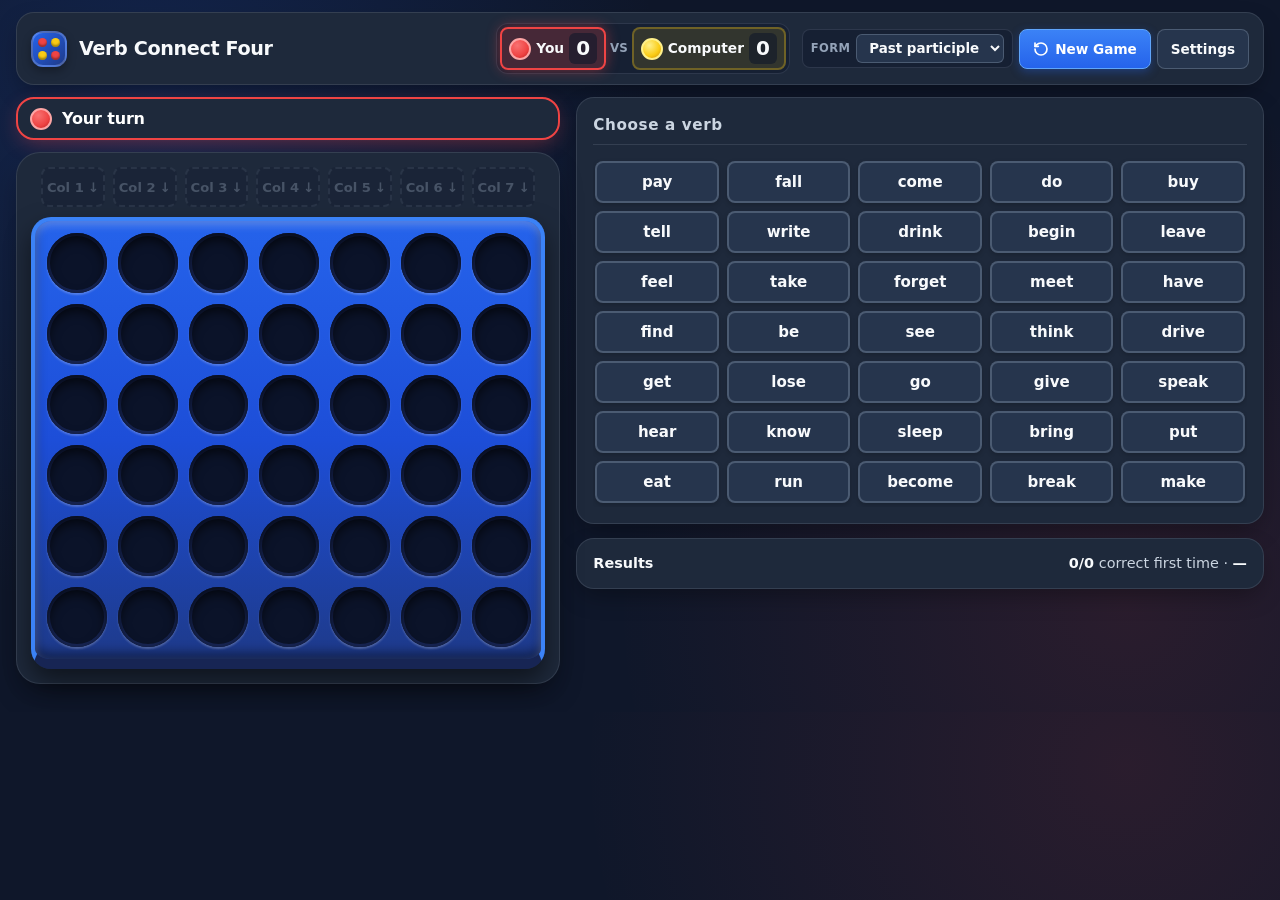
<file: app/games/Connect-4/index.html>
<!DOCTYPE html>

<html lang="en">
<head>
<meta charset="utf-8"/>
<meta content="width=device-width, initial-scale=1.0" name="viewport"/>
<title>Verb Connect Four</title>
<style id="app-stylesheet">
    /* ==========================================================================
       1. CSS DESIGN TOKENS & RESET (100% Offline, Zero External Dependencies)
       ========================================================================== */
    :root {
      --bg-app: #0f172a;
      --bg-surface: #1e293b;
      --bg-surface-elevated: #26354d;
      --bg-panel: #162033;
      --border-subtle: rgba(148, 163, 184, 0.18);
      --border-strong: rgba(148, 163, 184, 0.34);

      --text-main: #f8fafc;
      --text-secondary: #cbd5e1;
      --text-muted: #94a3b8;

      /* Classic Connect Four Board Palette */
      --board-blue-light: #2563eb;
      --board-blue-main: #1d4ed8;
      --board-blue-dark: #1e3a8a;
      --board-rim: #172554;
      --slot-empty-bg: #0b1329;
      --slot-inner-shadow: rgba(0, 0, 0, 0.72);

      /* Team Red Palette */
      --red-primary: #ef4444;
      --red-light: #f87171;
      --red-dark: #b91c1c;
      --red-deep: #7f1d1d;
      --red-glow: rgba(239, 68, 68, 0.45);
      --red-text: #ffffff;

      /* Team Yellow Palette */
      --yellow-primary: #facc15;
      --yellow-light: #fef08a;
      --yellow-dark: #ca8a04;
      --yellow-deep: #854d0e;
      --yellow-glow: rgba(250, 204, 21, 0.45);
      --yellow-text: #0f172a;

      /* Semantic Action Colors */
      --emerald-primary: #10b981;
      --emerald-dark: #059669;
      --amber-primary: #f59e0b;
      --amber-dark: #d97706;
      --indigo-primary: #6366f1;
      --indigo-dark: #4f46e5;

      /* Sizing & Radius */
      --radius-sm: 8px;
      --radius-md: 12px;
      --radius-lg: 18px;
      --radius-xl: 24px;
      --font-sans: system-ui, -apple-system, BlinkMacSystemFont, "Segoe UI", Roboto, Oxygen, Ubuntu, Cantarell, "Helvetica Neue", Arial, sans-serif;
    }

    *, *::before, *::after {
      box-sizing: border-box;
      margin: 0;
      padding: 0;
    }

    html, body {
      min-height: 100%;
      background-color: var(--bg-app);
      background-image:
        radial-gradient(circle at 12% 15%, rgba(37, 99, 235, 0.18), transparent 40%),
        radial-gradient(circle at 88% 85%, rgba(239, 68, 68, 0.12), transparent 40%);
      color: var(--text-main);
      font-family: var(--font-sans);
      line-height: 1.45;
      -webkit-font-smoothing: antialiased;
      user-select: none;
      overflow-x: hidden;
    }

    button, select, input, textarea {
      font-family: inherit;
      font-size: inherit;
      color: inherit;
    }

    /* ==========================================================================
       2. TOP HEADER, EDITION BADGE & CLASSROOM / INDEPENDENT TOOLBAR
       ========================================================================== */
    .app-wrapper {
      max-width: 1560px;
      margin: 0 auto;
      padding: 12px 16px 28px;
      display: flex;
      flex-direction: column;
      gap: 12px;
    }

    .top-header {
      background: var(--bg-surface);
      border: 1px solid var(--border-subtle);
      border-radius: var(--radius-lg);
      padding: 10px 16px;
      display: flex;
      flex-wrap: wrap;
      align-items: center;
      justify-content: space-between;
      gap: 12px;
      box-shadow: 0 10px 25px -5px rgba(0, 0, 0, 0.35);
    }

    .brand-group {
      display: flex;
      align-items: center;
      gap: 12px;
    }

    .brand-logo {
      width: 44px;
      height: 44px;
      border-radius: 12px;
      background: linear-gradient(135deg, var(--board-blue-light), var(--board-blue-dark));
      border: 2px solid rgba(255, 255, 255, 0.2);
      display: grid;
      grid-template-columns: repeat(2, 1fr);
      gap: 4px;
      padding: 7px;
      box-shadow: 0 4px 10px rgba(0, 0, 0, 0.3);
      flex-shrink: 0;
    }

    .logo-dot {
      border-radius: 50%;
      width: 100%;
      height: 100%;
    }
    .logo-dot.red { background: var(--red-primary); box-shadow: inset 0 -2px 2px rgba(0,0,0,0.35); }
    .logo-dot.yellow { background: var(--yellow-primary); box-shadow: inset 0 -2px 2px rgba(0,0,0,0.35); }

    .brand-title-wrap h1 {
      font-size: clamp(1.1rem, 1.75vw, 1.4rem);
      font-weight: 800;
      letter-spacing: -0.02em;
      display: flex;
      align-items: center;
      gap: 8px;
      flex-wrap: wrap;
    }

    .edition-pill {
      font-size: 0.72rem;
      font-weight: 800;
      text-transform: uppercase;
      letter-spacing: 0.05em;
      padding: 3px 9px;
      border-radius: 999px;
      background: rgba(16, 185, 129, 0.18);
      border: 1px solid rgba(16, 185, 129, 0.45);
      color: #6ee7b7;
    }

    .mode-pill {
      font-size: 0.72rem;
      font-weight: 700;
      text-transform: uppercase;
      letter-spacing: 0.05em;
      padding: 3px 9px;
      border-radius: 999px;
      background: rgba(99, 102, 241, 0.2);
      border: 1px solid rgba(99, 102, 241, 0.45);
      color: #c7d2fe;
    }

    .brand-subtitle {
      font-size: 0.79rem;
      color: var(--text-muted);
    }

    /* Scoreboard Strip in Header */
    .scoreboard-strip {
      display: flex;
      align-items: center;
      gap: 10px;
      background: var(--bg-panel);
      padding: 6px 10px;
      border-radius: var(--radius-md);
      border: 1px solid var(--border-subtle);
    }

    .score-card {
      display: flex;
      align-items: center;
      gap: 9px;
      padding: 6px 12px;
      border-radius: var(--radius-sm);
      border: 2px solid transparent;
      transition: all 0.25s ease;
    }

    .score-card.red-card {
      background: rgba(239, 68, 68, 0.12);
      border-color: rgba(239, 68, 68, 0.3);
    }
    .score-card.yellow-card {
      background: rgba(250, 204, 21, 0.12);
      border-color: rgba(250, 204, 21, 0.3);
    }

    .score-card.active-turn.red-card {
      border-color: var(--red-primary);
      box-shadow: 0 0 14px var(--red-glow);
      background: rgba(239, 68, 68, 0.22);
    }

    .score-card.active-turn.yellow-card {
      border-color: var(--yellow-primary);
      box-shadow: 0 0 14px var(--yellow-glow);
      background: rgba(250, 204, 21, 0.22);
    }

    .team-disc-icon {
      width: 22px;
      height: 22px;
      border-radius: 50%;
      flex-shrink: 0;
    }
    .team-disc-icon.red {
      background: radial-gradient(circle at 35% 30%, var(--red-light), var(--red-primary) 60%, var(--red-dark));
      border: 2px solid #fca5a5;
    }
    .team-disc-icon.yellow {
      background: radial-gradient(circle at 35% 30%, var(--yellow-light), var(--yellow-primary) 60%, var(--yellow-dark));
      border: 2px solid #fef08a;
    }

    .score-label {
      font-weight: 700;
      font-size: 0.86rem;
      white-space: nowrap;
    }

    .score-value {
      font-size: 1.25rem;
      font-weight: 900;
      min-width: 24px;
      text-align: center;
      padding: 1px 7px;
      border-radius: 6px;
      background: rgba(15, 23, 42, 0.6);
    }

    .score-vs {
      font-size: 0.74rem;
      font-weight: 800;
      color: var(--text-muted);
      text-transform: uppercase;
    }

    /* Header Controls Group */
    .toolbar-controls {
      display: flex;
      flex-wrap: wrap;
      align-items: center;
      gap: 8px;
    }

    .control-group {
      display: flex;
      align-items: center;
      background: var(--bg-panel);
      border: 1px solid var(--border-subtle);
      border-radius: var(--radius-sm);
      padding: 4px 8px;
      gap: 6px;
    }

    .control-group label {
      font-size: 0.72rem;
      font-weight: 700;
      color: var(--text-muted);
      text-transform: uppercase;
      letter-spacing: 0.03em;
      white-space: nowrap;
    }

    .select-input {
      background: var(--bg-surface-elevated);
      color: var(--text-main);
      border: 1px solid var(--border-strong);
      border-radius: 6px;
      padding: 5px 8px;
      font-size: 0.84rem;
      font-weight: 600;
      cursor: pointer;
    }

    .select-input:focus {
      outline: 2px solid var(--board-blue-light);
    }

    /* Second-row Mode & Independent Play Settings Bar */
    .mode-settings-bar {
      background: var(--bg-surface);
      border: 1px solid var(--border-subtle);
      border-radius: var(--radius-lg);
      padding: 9px 16px;
      display: flex;
      flex-wrap: wrap;
      align-items: center;
      justify-content: space-between;
      gap: 12px;
      box-shadow: 0 6px 18px -4px rgba(0, 0, 0, 0.28);
    }

    .play-mode-switcher {
      display: inline-flex;
      background: var(--bg-panel);
      padding: 4px;
      border-radius: var(--radius-md);
      border: 1px solid var(--border-subtle);
      gap: 4px;
    }

    .mode-tab-btn {
      padding: 7px 14px;
      border-radius: var(--radius-sm);
      border: none;
      background: transparent;
      color: var(--text-secondary);
      font-weight: 800;
      font-size: 0.86rem;
      cursor: pointer;
      display: inline-flex;
      align-items: center;
      gap: 7px;
      transition: all 0.16s ease;
    }

    .mode-tab-btn:hover {
      color: var(--text-main);
      background: rgba(255, 255, 255, 0.05);
    }

    .mode-tab-btn.active {
      background: linear-gradient(180deg, #3b82f6, #2563eb);
      color: #ffffff;
      box-shadow: 0 2px 8px rgba(37, 99, 235, 0.4);
    }

    .independent-options-group {
      display: flex;
      flex-wrap: wrap;
      align-items: center;
      gap: 10px;
    }

    .independent-options-group.hidden {
      display: none !important;
    }

    .btn {
      display: inline-flex;
      align-items: center;
      justify-content: center;
      gap: 6px;
      padding: 8px 13px;
      border-radius: var(--radius-sm);
      font-weight: 700;
      font-size: 0.85rem;
      border: 1px solid var(--border-strong);
      background: var(--bg-surface-elevated);
      color: var(--text-main);
      cursor: pointer;
      transition: transform 0.12s ease, background 0.15s ease, box-shadow 0.15s ease, opacity 0.15s ease;
      white-space: nowrap;
      min-height: 40px;
    }

    .btn:hover:not(:disabled) {
      background: #334155;
      transform: translateY(-1px);
    }

    .btn:active:not(:disabled) {
      transform: translateY(0);
    }

    .btn:disabled {
      opacity: 0.45;
      cursor: not-allowed;
    }

    .btn-primary {
      background: linear-gradient(180deg, #3b82f6, #2563eb);
      border-color: #60a5fa;
      color: #ffffff;
      box-shadow: 0 3px 10px rgba(37, 99, 235, 0.35);
    }
    .btn-primary:hover:not(:disabled) {
      background: linear-gradient(180deg, #60a5fa, #2563eb);
    }

    .btn-subtle {
      background: rgba(30, 41, 59, 0.85);
      color: var(--text-secondary);
    }

    .btn-xs {
      min-height: 32px;
      padding: 5px 10px;
      font-size: 0.78rem;
    }

    /* ==========================================================================
       3. MAIN WORKSPACE LAYOUT (RESPONSIVE SIDE-BY-SIDE / STACKED)
       ========================================================================== */
    .workspace-grid {
      display: grid;
      grid-template-columns: minmax(410px, 630px) 1fr;
      gap: 16px;
      align-items: start;
    }

    .workspace-grid.bank-collapsed {
      grid-template-columns: minmax(460px, 760px) 340px;
      justify-content: center;
    }

    /* Left Column: Turn Banner + Board */
    .board-column {
      display: flex;
      flex-direction: column;
      gap: 12px;
    }

    /* Turn Status & Step Progress Bar */
    .turn-banner {
      background: var(--bg-surface);
      border: 2px solid var(--border-subtle);
      border-radius: var(--radius-lg);
      padding: 12px 16px;
      display: flex;
      flex-direction: column;
      gap: 10px;
      box-shadow: 0 8px 20px -4px rgba(0, 0, 0, 0.35);
      transition: border-color 0.25s ease, box-shadow 0.25s ease;
    }

    .turn-banner.team-red {
      border-color: var(--red-primary);
      box-shadow: 0 6px 22px -6px var(--red-glow);
    }

    .turn-banner.team-yellow {
      border-color: var(--yellow-primary);
      box-shadow: 0 6px 22px -6px var(--yellow-glow);
    }

    .turn-banner-top {
      display: flex;
      align-items: center;
      justify-content: space-between;
      gap: 12px;
      flex-wrap: wrap;
    }

    .active-team-badge {
      display: inline-flex;
      align-items: center;
      gap: 10px;
      padding: 6px 14px;
      border-radius: 999px;
      font-weight: 800;
      font-size: 1.02rem;
      letter-spacing: -0.01em;
    }

    .active-team-badge.red {
      background: linear-gradient(135deg, var(--red-primary), var(--red-dark));
      color: #ffffff;
      box-shadow: 0 3px 10px var(--red-glow);
    }

    .active-team-badge.yellow {
      background: linear-gradient(135deg, var(--yellow-primary), var(--yellow-dark));
      color: var(--yellow-text);
      box-shadow: 0 3px 10px var(--yellow-glow);
    }

    .turn-instruction-text {
      font-size: 0.93rem;
      font-weight: 700;
      color: var(--text-main);
    }

    /* 4-Step Visual Progress Pills */
    .step-progress {
      display: grid;
      grid-template-columns: repeat(4, 1fr);
      gap: 6px;
    }

    .step-pill {
      padding: 5px 8px;
      border-radius: 8px;
      background: var(--bg-panel);
      border: 1px solid var(--border-subtle);
      font-size: 0.74rem;
      font-weight: 700;
      color: var(--text-muted);
      text-align: center;
      white-space: nowrap;
      overflow: hidden;
      text-overflow: ellipsis;
      transition: all 0.2s ease;
    }

    .step-pill.active {
      background: rgba(59, 130, 246, 0.22);
      border-color: #60a5fa;
      color: #ffffff;
      box-shadow: 0 0 10px rgba(59, 130, 246, 0.25);
    }

    .step-pill.completed {
      background: rgba(16, 185, 129, 0.16);
      border-color: rgba(16, 185, 129, 0.45);
      color: #6ee7b7;
    }

    /* ==========================================================================
       4. CONNECT FOUR BOARD & COUNTERS
       ========================================================================== */
    .board-container {
      background: var(--bg-surface);
      border: 1px solid var(--border-subtle);
      border-radius: var(--radius-xl);
      padding: 14px;
      box-shadow: 0 14px 30px -8px rgba(0, 0, 0, 0.45);
      position: relative;
    }

    /* Column Drop Buttons Row */
    .column-drop-row {
      display: grid;
      grid-template-columns: repeat(7, 1fr);
      gap: 8px;
      margin-bottom: 10px;
      padding: 0 10px;
    }

    .col-drop-btn {
      height: 40px;
      border-radius: var(--radius-sm);
      border: 2px dashed var(--border-strong);
      background: rgba(15, 23, 42, 0.6);
      color: var(--text-muted);
      font-weight: 800;
      font-size: 0.82rem;
      display: flex;
      align-items: center;
      justify-content: center;
      gap: 4px;
      cursor: pointer;
      transition: all 0.18s ease;
    }

    .col-drop-btn:disabled {
      opacity: 0.35;
      cursor: not-allowed;
    }

    .board-container.drop-ready.team-red .col-drop-btn:not(:disabled) {
      border-style: solid;
      border-color: var(--red-light);
      background: rgba(239, 68, 68, 0.18);
      color: #fecaca;
      animation: gentlePulseRed 1.5s infinite;
    }

    .board-container.drop-ready.team-red .col-drop-btn:not(:disabled):hover {
      background: var(--red-primary);
      color: #ffffff;
      transform: translateY(2px);
    }

    .board-container.drop-ready.team-yellow .col-drop-btn:not(:disabled) {
      border-style: solid;
      border-color: var(--yellow-primary);
      background: rgba(250, 204, 21, 0.18);
      color: #fef08a;
      animation: gentlePulseYellow 1.5s infinite;
    }

    .board-container.drop-ready.team-yellow .col-drop-btn:not(:disabled):hover {
      background: var(--yellow-primary);
      color: var(--yellow-text);
      transform: translateY(2px);
    }

    @keyframes gentlePulseRed {
      0%, 100% { box-shadow: 0 0 0 0 rgba(239, 68, 68, 0.35); }
      50% { box-shadow: 0 0 0 5px rgba(239, 68, 68, 0); }
    }

    @keyframes gentlePulseYellow {
      0%, 100% { box-shadow: 0 0 0 0 rgba(250, 204, 21, 0.35); }
      50% { box-shadow: 0 0 0 5px rgba(250, 204, 21, 0); }
    }

    /* Classic Blue 3D Connect Four Frame */
    .connect-four-frame {
      background: linear-gradient(180deg, var(--board-blue-light) 0%, var(--board-blue-main) 50%, var(--board-blue-dark) 100%);
      border: 4px solid #3b82f6;
      border-bottom: 10px solid var(--board-rim);
      border-radius: 20px;
      padding: 12px;
      box-shadow:
        inset 0 4px 8px rgba(255, 255, 255, 0.25),
        inset 0 -6px 12px rgba(0, 0, 0, 0.45),
        0 12px 24px rgba(0, 0, 0, 0.5);
      position: relative;
    }

    .board-grid {
      display: grid;
      grid-template-columns: repeat(7, 1fr);
      grid-template-rows: repeat(6, 1fr);
      gap: clamp(5px, 1.05vw, 11px);
      aspect-ratio: 7 / 6;
      width: 100%;
    }

    /* Individual Circular Slot */
    .board-slot {
      position: relative;
      width: 100%;
      height: 100%;
      aspect-ratio: 1 / 1;
      border-radius: 50%;
      background: var(--slot-empty-bg);
      box-shadow:
        inset 0 6px 12px var(--slot-inner-shadow),
        inset 0 0 0 3px #172554,
        0 2px 2px rgba(255, 255, 255, 0.22);
      display: flex;
      align-items: center;
      justify-content: center;
      overflow: visible;
      transition: background-color 0.15s ease, box-shadow 0.15s ease;
    }

    .board-container.drop-ready .board-slot.col-clickable {
      cursor: pointer;
    }

    /* Column Hover Target Slot Preview */
    .board-slot.hover-target-red {
      background: rgba(239, 68, 68, 0.28);
      box-shadow:
        inset 0 0 0 3px var(--red-light),
        0 0 12px var(--red-glow);
    }

    .board-slot.hover-target-yellow {
      background: rgba(250, 204, 21, 0.28);
      box-shadow:
        inset 0 0 0 3px var(--yellow-primary),
        0 0 12px var(--yellow-glow);
    }

    /* Placed Circular Counter */
    .counter-disc {
      width: 94%;
      height: 94%;
      border-radius: 50%;
      display: flex;
      flex-direction: column;
      align-items: center;
      justify-content: center;
      text-align: center;
      padding: 4px;
      position: relative;
      z-index: 2;
      box-shadow:
        inset 0 3px 6px rgba(255, 255, 255, 0.4),
        inset 0 -4px 6px rgba(0, 0, 0, 0.35),
        0 4px 8px rgba(0, 0, 0, 0.5);
    }

    .counter-disc::before {
      content: "";
      position: absolute;
      inset: 5%;
      border-radius: 50%;
      border: 1.5px solid rgba(255, 255, 255, 0.28);
      pointer-events: none;
    }

    .counter-disc.red {
      background: radial-gradient(circle at 30% 25%, #f87171 0%, #ef4444 55%, #b91c1c 92%, #7f1d1d 100%);
      color: var(--red-text);
      border: 2px solid #fca5a5;
      text-shadow: 0 1px 3px rgba(0, 0, 0, 0.75);
    }

    .counter-disc.yellow {
      background: radial-gradient(circle at 30% 25%, #fef9c3 0%, #facc15 55%, #eab308 88%, #a16207 100%);
      color: var(--yellow-text);
      border: 2px solid #fef08a;
      text-shadow: 0 1px 0 rgba(255, 255, 255, 0.55);
    }

    /* Counter Drop Animation */
    .counter-disc.dropping {
      animation: dropCounterAnim 0.42s cubic-bezier(0.25, 0.85, 0.35, 1.05) forwards;
    }

    @keyframes dropCounterAnim {
      0% {
        transform: translateY(calc(var(--drop-rows, 6) * -112%));
      }
      78% {
        transform: translateY(0%);
      }
      89% {
        transform: translateY(-9%);
      }
      100% {
        transform: translateY(0%);
      }
    }

    /* Winning 4 Counters Highlight */
    .counter-disc.winning-counter {
      animation: winPulse 1.1s ease-in-out infinite alternate;
      z-index: 5;
    }

    .counter-disc.red.winning-counter {
      box-shadow:
        0 0 0 4px #ffffff,
        0 0 22px 6px rgba(239, 68, 68, 0.95);
    }

    .counter-disc.yellow.winning-counter {
      box-shadow:
        0 0 0 4px #ffffff,
        0 0 22px 6px rgba(250, 204, 21, 0.95);
    }

    @keyframes winPulse {
      0% { transform: scale(1); }
      100% { transform: scale(1.07); }
    }

    /* Dynamic Counter Text Sizing so long words ("forgotten", "understood", "had forgotten") NEVER overflow */
    .counter-word {
      font-weight: 900;
      line-height: 1.04;
      letter-spacing: -0.025em;
      max-width: 92%;
      word-break: normal;
      overflow-wrap: normal;
      display: flex;
      flex-direction: column;
      align-items: center;
      justify-content: center;
      z-index: 3;
    }

    .counter-aux {
      font-size: clamp(0.46rem, 0.75vw, 0.66rem);
      font-weight: 800;
      opacity: 0.92;
      line-height: 1;
      margin-bottom: 1px;
      text-transform: lowercase;
    }

    /* Length-based responsive font scaling inside circular counter */
    .counter-word.len-xs { font-size: clamp(0.68rem, 1.3vw, 1.06rem); } /* <= 4 chars: gone, seen, been */
    .counter-word.len-sm { font-size: clamp(0.6rem, 1.15vw, 0.93rem); } /* 5-6 chars: taken, eaten, broken */
    .counter-word.len-md { font-size: clamp(0.52rem, 0.98vw, 0.8rem); } /* 7-8 chars: written, brought */
    .counter-word.len-lg { font-size: clamp(0.44rem, 0.82vw, 0.69rem); letter-spacing: -0.04em; } /* 9-10 chars: forgotten, understood */

    /* ==========================================================================
       5. RIGHT COLUMN: INTERACTION PANEL (CLASSROOM OR INDEPENDENT) + VERB BANK
       ========================================================================== */
    .control-column {
      display: flex;
      flex-direction: column;
      gap: 14px;
    }

    .teacher-card {
      background: var(--bg-surface);
      border: 1px solid var(--border-subtle);
      border-radius: var(--radius-lg);
      padding: 16px;
      box-shadow: 0 10px 25px -5px rgba(0, 0, 0, 0.35);
      display: flex;
      flex-direction: column;
      gap: 12px;
    }

    .panel-header {
      display: flex;
      align-items: center;
      justify-content: space-between;
      gap: 8px;
      border-bottom: 1px solid var(--border-subtle);
      padding-bottom: 8px;
      flex-wrap: wrap;
    }

    .panel-title {
      font-size: 0.95rem;
      font-weight: 800;
      text-transform: uppercase;
      letter-spacing: 0.04em;
      color: var(--text-secondary);
      display: flex;
      align-items: center;
      gap: 8px;
    }

    .verb-stage-box {
      background: var(--bg-panel);
      border: 2px solid var(--border-subtle);
      border-radius: var(--radius-md);
      padding: 14px 16px;
      display: grid;
      grid-template-columns: 1fr 1fr;
      gap: 14px;
      align-items: center;
      min-height: 112px;
    }

    .verb-stage-box.empty-stage,
    .verb-stage-box.single-col-stage {
      grid-template-columns: 1fr;
    }

    .verb-stage-box.empty-stage {
      text-align: center;
      border-style: dashed;
    }

    .stage-Placeholder {
      color: var(--text-muted);
      font-size: 0.95rem;
      font-weight: 600;
    }

    .selected-verb-side {
      display: flex;
      flex-direction: column;
      gap: 4px;
      border-right: 1px solid var(--border-subtle);
      padding-right: 12px;
    }

    .stage-label {
      font-size: 0.72rem;
      font-weight: 800;
      text-transform: uppercase;
      letter-spacing: 0.05em;
      color: var(--text-muted);
    }

    .base-verb-display {
      font-size: clamp(1.45rem, 2.2vw, 2.05rem);
      font-weight: 900;
      color: #ffffff;
      letter-spacing: -0.02em;
      line-height: 1.1;
    }

    .oral-prompt-tag {
      display: inline-flex;
      align-items: center;
      gap: 5px;
      font-size: 0.78rem;
      font-weight: 700;
      color: #93c5fd;
      margin-top: 2px;
    }

    .answer-reveal-side {
      display: flex;
      flex-direction: column;
      gap: 4px;
      padding-left: 4px;
    }

    .revealed-answer-text {
      font-size: clamp(1.3rem, 2vw, 1.8rem);
      font-weight: 900;
      color: #34d399;
      line-height: 1.15;
    }

    .revealed-answer-text.hidden-answer {
      color: var(--text-muted);
      font-size: 0.98rem;
      font-style: italic;
      font-weight: 600;
    }

    .answer-meta {
      font-size: 0.78rem;
      color: var(--text-secondary);
    }

    .answer-example {
      font-size: 0.78rem;
      color: #a5b4fc;
      font-style: italic;
      margin-top: 2px;
    }

    /* Classroom Teacher Action Buttons Row */
    .teacher-actions {
      display: grid;
      grid-template-columns: 1.2fr 1fr 1fr auto;
      gap: 8px;
    }

    .teacher-actions.hidden {
      display: none !important;
    }

    .btn-reveal {
      background: linear-gradient(180deg, var(--indigo-primary), var(--indigo-dark));
      border-color: #818cf8;
      color: #ffffff;
      font-size: 0.92rem;
      min-height: 46px;
    }
    .btn-reveal:hover:not(:disabled) {
      background: linear-gradient(180deg, #818cf8, var(--indigo-primary));
    }

    .btn-correct {
      background: linear-gradient(180deg, var(--emerald-primary), var(--emerald-dark));
      border-color: #34d399;
      color: #ffffff;
      font-size: 0.92rem;
      min-height: 46px;
    }
    .btn-correct:hover:not(:disabled) {
      background: linear-gradient(180deg, #34d399, var(--emerald-primary));
    }

    .btn-incorrect {
      background: linear-gradient(180deg, var(--red-primary), var(--red-dark));
      border-color: #f87171;
      color: #ffffff;
      font-size: 0.92rem;
      min-height: 46px;
    }
    .btn-incorrect:hover:not(:disabled) {
      background: linear-gradient(180deg, #f87171, var(--red-primary));
    }

    .btn-cancel {
      background: var(--bg-panel);
      border-color: var(--border-strong);
      color: var(--text-secondary);
      padding: 8px 14px;
      min-height: 46px;
    }

    /* Independent Play Typed Answer Box */
    .independent-answer-box {
      display: flex;
      flex-direction: column;
      gap: 10px;
    }

    .independent-answer-box.hidden {
      display: none !important;
    }

    .question-prompt-line {
      font-size: 1rem;
      font-weight: 800;
      color: #f8fafc;
      display: flex;
      align-items: center;
      justify-content: space-between;
      gap: 8px;
      flex-wrap: wrap;
    }

    .question-verb-highlight {
      color: #60a5fa;
      text-transform: uppercase;
      padding: 2px 8px;
      border-radius: 6px;
      background: rgba(59, 130, 246, 0.16);
      border: 1px solid rgba(96, 165, 250, 0.4);
    }

    .typed-input-row {
      display: flex;
      gap: 8px;
      align-items: stretch;
      flex-wrap: wrap;
    }

    /* 16px (1rem) minimum font size prevents unwanted iOS/Android auto-zoom when keyboard opens */
    .typed-answer-input {
      flex: 1 1 210px;
      min-height: 48px;
      padding: 10px 14px;
      font-size: 1.05rem;
      font-weight: 700;
      color: #ffffff;
      background: #0b1329;
      border: 2px solid #475569;
      border-radius: var(--radius-sm);
      user-select: text;
      transition: border-color 0.15s ease, box-shadow 0.15s ease;
    }

    .typed-answer-input:focus {
      outline: none;
      border-color: #60a5fa;
      box-shadow: 0 0 0 3px rgba(59, 130, 246, 0.3);
    }

    .typed-answer-input:disabled {
      opacity: 0.5;
      cursor: not-allowed;
    }

    .btn-submit-answer {
      background: linear-gradient(180deg, var(--emerald-primary), var(--emerald-dark));
      border-color: #34d399;
      color: #ffffff;
      font-size: 0.95rem;
      padding: 0 18px;
      min-height: 48px;
    }

    .btn-show-answer-forfeit {
      background: linear-gradient(180deg, var(--amber-primary), var(--amber-dark));
      border-color: #fbbf24;
      color: #0f172a;
      font-weight: 800;
      font-size: 0.88rem;
      padding: 0 14px;
      min-height: 48px;
    }

    .btn-show-answer-forfeit.hidden {
      display: none !important;
    }

    /* Computer Thinking Indicator */
    .ai-thinking-box {
      display: flex;
      align-items: center;
      justify-content: center;
      gap: 12px;
      padding: 16px;
      color: #fef08a;
      font-weight: 800;
      font-size: 1.02rem;
    }

    .ai-spinner {
      width: 22px;
      height: 22px;
      border: 3px solid rgba(250, 204, 21, 0.28);
      border-top-color: var(--yellow-primary);
      border-radius: 50%;
      animation: spinAnim 0.75s linear infinite;
    }

    @keyframes spinAnim {
      to { transform: rotate(360deg); }
    }

    /* Status Feedback Strip */
    .feedback-strip {
      padding: 10px 13px;
      border-radius: var(--radius-sm);
      font-size: 0.88rem;
      font-weight: 700;
      display: flex;
      align-items: center;
      justify-content: space-between;
      gap: 10px;
      background: rgba(59, 130, 246, 0.14);
      border: 1px solid rgba(59, 130, 246, 0.35);
      color: #bfdbfe;
    }
    .feedback-strip.success {
      background: rgba(16, 185, 129, 0.18);
      border-color: rgba(16, 185, 129, 0.5);
      color: #a7f3d0;
    }
    .feedback-strip.warn {
      background: rgba(245, 158, 11, 0.18);
      border-color: rgba(245, 158, 11, 0.5);
      color: #fde68a;
    }
    .feedback-strip.error {
      background: rgba(239, 68, 68, 0.18);
      border-color: rgba(239, 68, 68, 0.5);
      color: #fecaca;
    }

    /* ==========================================================================
       6. IRREGULAR VERB BANK PANEL
       ========================================================================== */
    .verb-bank-card {
      background: var(--bg-surface);
      border: 1px solid var(--border-subtle);
      border-radius: var(--radius-lg);
      padding: 16px;
      box-shadow: 0 10px 25px -5px rgba(0, 0, 0, 0.35);
      display: flex;
      flex-direction: column;
      gap: 12px;
    }

    .verb-bank-controls {
      display: flex;
      align-items: center;
      gap: 8px;
      flex-wrap: wrap;
    }

    .verb-count-badge {
      font-size: 0.78rem;
      font-weight: 800;
      padding: 4px 10px;
      border-radius: 999px;
      background: var(--bg-panel);
      border: 1px solid var(--border-subtle);
      color: #93c5fd;
    }

    .verb-grid {
      display: grid;
      grid-template-columns: repeat(auto-fill, minmax(100px, 1fr));
      gap: 8px;
      max-height: 360px;
      overflow-y: auto;
      padding: 4px 2px;
    }

    .verb-btn {
      position: relative;
      min-height: 45px;
      padding: 8px 10px;
      border-radius: var(--radius-sm);
      background: var(--bg-surface-elevated);
      border: 2px solid var(--border-strong);
      color: var(--text-main);
      font-weight: 800;
      font-size: 0.94rem;
      cursor: pointer;
      transition: all 0.14s ease;
      display: flex;
      align-items: center;
      justify-content: center;
      text-align: center;
      box-shadow: 0 2px 5px rgba(0, 0, 0, 0.2);
    }

    .verb-btn:hover:not(:disabled) {
      border-color: #60a5fa;
      background: #334155;
      transform: translateY(-2px);
      box-shadow: 0 5px 12px rgba(0, 0, 0, 0.3);
    }

    .verb-btn.selected-verb {
      background: linear-gradient(135deg, #2563eb, #1d4ed8);
      border-color: #93c5fd;
      color: #ffffff;
      box-shadow: 0 0 0 3px rgba(59, 130, 246, 0.4);
      transform: scale(1.03);
    }

    .verb-btn.used-verb {
      background: rgba(15, 23, 42, 0.55);
      border-color: rgba(148, 163, 184, 0.12);
      color: rgba(148, 163, 184, 0.42);
      cursor: not-allowed;
      text-decoration: line-through;
      box-shadow: none;
    }

    .used-team-dot {
      position: absolute;
      top: 5px;
      right: 5px;
      width: 9px;
      height: 9px;
      border-radius: 50%;
    }
    .used-team-dot.red { background: var(--red-primary); }
    .used-team-dot.yellow { background: var(--yellow-primary); }

    .verb-bank-hidden-notice {
      padding: 28px 20px;
      text-align: center;
      background: var(--bg-panel);
      border: 2px dashed var(--border-subtle);
      border-radius: var(--radius-md);
      color: var(--text-muted);
      display: none;
      flex-direction: column;
      align-items: center;
      gap: 10px;
    }

    .verb-bank-hidden-notice.visible {
      display: flex;
    }

    /* ==========================================================================
       7. STUDENT PERFORMANCE TRACKING & RESULTS PANEL (INDEPENDENT PLAY)
       ========================================================================== */
    .student-results-card {
      background: var(--bg-surface);
      border: 1px solid var(--border-subtle);
      border-radius: var(--radius-lg);
      padding: 15px 16px;
      box-shadow: 0 10px 25px -5px rgba(0, 0, 0, 0.35);
      display: flex;
      flex-direction: column;
      gap: 12px;
    }

    .student-results-card.hidden {
      display: none !important;
    }

    .stats-metrics-grid {
      display: grid;
      grid-template-columns: repeat(4, 1fr);
      gap: 8px;
    }

    .stat-metric-box {
      background: var(--bg-panel);
      border: 1px solid var(--border-subtle);
      border-radius: var(--radius-sm);
      padding: 8px 10px;
      display: flex;
      flex-direction: column;
      gap: 2px;
    }

    .stat-metric-label {
      font-size: 0.7rem;
      font-weight: 700;
      text-transform: uppercase;
      color: var(--text-muted);
    }

    .stat-metric-value {
      font-size: 1.15rem;
      font-weight: 900;
      color: var(--text-main);
    }

    .stat-metric-value.emerald { color: #34d399; }
    .stat-metric-value.amber { color: #fbbf24; }

    .mistakes-section {
      background: var(--bg-panel);
      border: 1px solid var(--border-subtle);
      border-radius: var(--radius-sm);
      padding: 10px 12px;
      display: flex;
      flex-direction: column;
      gap: 6px;
    }

    .mistakes-title {
      font-size: 0.8rem;
      font-weight: 800;
      color: var(--text-secondary);
      text-transform: uppercase;
      letter-spacing: 0.03em;
    }

    .mistakes-list {
      list-style: none;
      display: flex;
      flex-direction: column;
      gap: 5px;
      max-height: 145px;
      overflow-y: auto;
      font-size: 0.86rem;
    }

    .mistake-item {
      padding: 5px 8px;
      border-radius: 6px;
      background: rgba(239, 68, 68, 0.1);
      border-left: 3px solid var(--red-primary);
      color: #f8fafc;
      font-weight: 600;
    }

    .mistake-item em {
      color: #fca5a5;
      font-style: normal;
    }

    .no-mistakes-msg {
      font-size: 0.84rem;
      color: var(--text-muted);
      font-style: italic;
    }

    /* ==========================================================================
       8. GAME OVER / WIN / DRAW OVERLAY BANNER & END-OF-GAME RESULTS
       ========================================================================== */
    .game-over-banner {
      display: none;
      background: linear-gradient(135deg, rgba(30, 41, 59, 0.98), rgba(15, 23, 42, 0.98));
      border: 2px solid #60a5fa;
      border-radius: var(--radius-lg);
      padding: 16px 20px;
      flex-direction: column;
      gap: 12px;
      box-shadow: 0 12px 30px rgba(0, 0, 0, 0.6);
      animation: popIn 0.3s cubic-bezier(0.16, 1, 0.3, 1);
    }

    .game-over-banner.visible {
      display: flex;
    }

    .game-over-banner.win-red {
      border-color: var(--red-primary);
      box-shadow: 0 0 25px var(--red-glow);
    }

    .game-over-banner.win-yellow {
      border-color: var(--yellow-primary);
      box-shadow: 0 0 25px var(--yellow-glow);
    }

    .game-over-top-row {
      display: flex;
      align-items: center;
      justify-content: space-between;
      gap: 16px;
      flex-wrap: wrap;
    }

    .game-over-title {
      font-size: 1.4rem;
      font-weight: 900;
      letter-spacing: -0.02em;
    }

    .game-over-subtitle {
      font-size: 0.9rem;
      color: var(--text-secondary);
    }

    .endgame-results-summary {
      background: rgba(15, 23, 42, 0.75);
      border: 1px solid var(--border-strong);
      border-radius: var(--radius-md);
      padding: 12px 14px;
      display: flex;
      flex-direction: column;
      gap: 8px;
      font-size: 0.88rem;
    }

    .endgame-results-summary.hidden {
      display: none !important;
    }

    @keyframes popIn {
      0% { opacity: 0; transform: scale(0.95); }
      100% { opacity: 1; transform: scale(1); }
    }

    /* ==========================================================================
       9. MODALS (HOW TO PLAY, CONFIRMATIONS, GITHUB PAGES EXPORT)
       ========================================================================== */
    .modal-backdrop {
      position: fixed;
      inset: 0;
      background: rgba(2, 6, 23, 0.78);
      backdrop-filter: blur(4px);
      display: none;
      align-items: center;
      justify-content: center;
      padding: 16px;
      z-index: 100;
    }

    .modal-backdrop.open {
      display: flex;
    }

    .modal-dialog {
      background: var(--bg-surface);
      border: 1px solid var(--border-strong);
      border-radius: var(--radius-lg);
      max-width: 800px;
      width: 100%;
      max-height: 90vh;
      display: flex;
      flex-direction: column;
      box-shadow: 0 25px 50px -12px rgba(0, 0, 0, 0.7);
      overflow: hidden;
    }

    .modal-dialog.modal-sm {
      max-width: 460px;
    }

    .modal-header {
      padding: 16px 20px;
      background: var(--bg-panel);
      border-bottom: 1px solid var(--border-subtle);
      display: flex;
      align-items: center;
      justify-content: space-between;
      gap: 10px;
    }

    .modal-header h2 {
      font-size: 1.12rem;
      font-weight: 800;
    }

    .modal-body {
      padding: 20px;
      overflow-y: auto;
      display: flex;
      flex-direction: column;
      gap: 14px;
      font-size: 0.92rem;
      color: var(--text-secondary);
    }

    .modal-body h3 {
      color: var(--text-main);
      font-size: 1rem;
      margin-top: 4px;
    }

    .rules-list {
      padding-left: 20px;
      display: flex;
      flex-direction: column;
      gap: 6px;
    }

    .modal-footer {
      padding: 12px 20px;
      background: var(--bg-panel);
      border-top: 1px solid var(--border-subtle);
      display: flex;
      justify-content: flex-end;
      gap: 10px;
    }

    .export-file-grid {
      display: grid;
      grid-template-columns: repeat(auto-fit, minmax(165px, 1fr));
      gap: 10px;
    }

    .export-card {
      background: var(--bg-panel);
      border: 1px solid var(--border-subtle);
      border-radius: var(--radius-sm);
      padding: 12px;
      display: flex;
      flex-direction: column;
      gap: 8px;
    }

    .export-card strong {
      color: var(--text-main);
      font-size: 0.95rem;
    }

    .code-preview-area {
      width: 100%;
      height: 190px;
      background: #090d16;
      color: #e2e8f0;
      border: 1px solid var(--border-strong);
      border-radius: var(--radius-sm);
      padding: 10px;
      font-family: ui-monospace, SFMono-Regular, Menlo, Monaco, Consolas, monospace;
      font-size: 0.78rem;
      resize: vertical;
      user-select: text;
    }

    /* Confetti Canvas Overlay */
    #confetti-canvas {
      position: fixed;
      inset: 0;
      width: 100%;
      height: 100%;
      pointer-events: none;
      z-index: 90;
    }

    /* Responsive Breakpoints for Chromebooks, Tablets & Mobile Phones */
    @media (max-width: 1080px) {
      .workspace-grid,
      .workspace-grid.bank-collapsed {
        grid-template-columns: 1fr;
      }
      .board-column {
        max-width: 680px;
        width: 100%;
        margin: 0 auto;
      }
    }

    @media (max-width: 680px) {
      .app-wrapper {
        padding: 8px 10px 22px;
        gap: 10px;
      }
      .top-header,
      .mode-settings-bar {
        flex-direction: column;
        align-items: stretch;
        padding: 10px 12px;
      }
      .play-mode-switcher {
        width: 100%;
        display: grid;
        grid-template-columns: 1fr 1fr;
      }
      .mode-tab-btn {
        justify-content: center;
      }
      .scoreboard-strip {
        justify-content: center;
      }
      .teacher-actions {
        grid-template-columns: 1fr 1fr;
      }
      .verb-stage-box {
        grid-template-columns: 1fr;
      }
      .selected-verb-side {
        border-right: none;
        border-bottom: 1px solid var(--border-subtle);
        padding-right: 0;
        padding-bottom: 10px;
      }
      .step-progress {
        grid-template-columns: repeat(2, 1fr);
      }
      .stats-metrics-grid {
        grid-template-columns: repeat(2, 1fr);
      }
      .column-drop-row {
        gap: 4px;
        padding: 0 4px;
      }
      .col-drop-btn {
        height: 34px;
        font-size: 0.72rem;
      }
      .connect-four-frame {
        padding: 8px;
      }
    }
  
/* Compact playing surface; original board and counter styling retained. */
.top-header { gap:12px; padding:10px 14px; }
.brand-logo {width:36px;height:36px; padding:5px;}
.brand-title-wrap h1 {font-size:1.2rem;}
.scoreboard-strip {margin-left:auto;gap:4px;padding:3px;}
.score-card {padding:4px 7px;gap:5px;}
.toolbar-controls {gap:6px;}
.workspace-grid {grid-template-columns:minmax(350px, 0.95fr) minmax(420px,1.2fr);}
.turn-banner {padding:6px 10px;}
.active-team-badge {background:none!important;box-shadow:none!important;padding:2px;font-size:1rem;}
.teacher-card {gap:12px;}
.teacher-card .panel-header {margin-bottom:0;padding-bottom:8px;}
.panel-title {text-transform:none;}
.compact-stage {min-height:0; padding:10px;display:flex;gap:16px;justify-content:center;font-size:1.6rem;}
[hidden] {display:none!important;}
.independent-answer-box {margin:0;padding:12px;}
.question-prompt-line {margin-bottom:8px;}
.verb-grid {grid-template-columns:repeat(5,minmax(0,1fr));}
.verb-btn {padding:10px 4px;min-height:42px;}
#settings-body .control-group {justify-content:space-between;padding:10px;}
#independent-options-group {display:grid;gap:10px;}
#results-body .student-results-card {padding:0;border:0;box-shadow:none;}
@media(min-width:1100px) {.board-column {max-width: min(630px,calc((100dvh - 180px)*1.166));width:100%;justify-self:center;}}
@media(max-width:900px) {.workspace-grid {grid-template-columns:1fr;} .board-column{max-width:540px;} .top-header{flex-wrap:wrap;} .scoreboard-strip{margin-left:0;} }
@media(max-width:500px) {.verb-grid{grid-template-columns:repeat(4,minmax(0,1fr));}.toolbar-controls{justify-content:center;}.score-label{font-size:.75rem;}.typed-input-row{flex-wrap:wrap;}.typed-answer-input{min-width:0;}}

/* Compact results, directly beneath the verbs. */
.student-results-card {padding:14px 16px;gap:10px;}
.results-line {display:flex;flex-wrap:wrap;align-items:baseline;justify-content:space-between;gap:6px 16px;font-size:.9rem;}
.results-line > span {color:var(--text-secondary);}
#stat-correct-first, #stat-accuracy {font-weight:700;color:var(--text-main);}
#practice-section {margin:0;padding-top:10px;}
#practice-section .mistakes-title {text-transform:none;font-size:.85rem;letter-spacing:0;}
#mistakes-list {display:flex;flex-wrap:wrap;gap:6px 18px;max-height:160px;margin-top:6px;}
#mistakes-list .mistake-item {background:none;border:0;padding:0;font-size:.9rem;}
</style>
</head>
<body>
<canvas aria-hidden="true" id="confetti-canvas"></canvas>
<div class="app-wrapper">
<header class="top-header">
<div class="brand-group">
<div aria-hidden="true" class="brand-logo">
<span class="logo-dot red"></span>
<span class="logo-dot yellow"></span>
<span class="logo-dot yellow"></span>
<span class="logo-dot red"></span>
</div>
<div class="brand-title-wrap">
<h1>
            Verb Connect Four
            

</h1>
</div>
</div>
<div aria-label="Team Scoreboard" class="scoreboard-strip">
<div class="score-card red-card active-turn" id="score-card-red">
<span class="team-disc-icon red"></span>
<span class="score-label" id="score-label-red">Red Team</span>
<span class="score-value" id="score-red">0</span>
</div>
<span class="score-vs">VS</span>
<div class="score-card yellow-card" id="score-card-yellow">
<span class="team-disc-icon yellow"></span>
<span class="score-label" id="score-label-yellow">Yellow Team</span>
<span class="score-value" id="score-yellow">0</span>
</div>
</div>
<div class="toolbar-controls">
<div class="control-group">
<label for="grammar-mode-select">Form</label>
<select aria-label="Select Grammar Mode" class="select-input" id="grammar-mode-select"><option value="past_simple">Past simple</option><option selected="" value="participle">Past participle</option></select>
</div>
<button class="btn btn-primary" id="btn-new-game" title="Start a fresh game" type="button">
<svg fill="none" height="16" stroke="currentColor" stroke-linecap="round" stroke-linejoin="round" stroke-width="2.5" viewbox="0 0 24 24" width="16"><path d="M3 12a9 9 0 1 0 9-9 9.75 9.75 0 0 0-6.74 2.74L3 8"></path><path d="M3 3v5h5"></path></svg>
          New Game
        </button>
<button class="btn" id="btn-settings">Settings</button></div>
</header>
<main class="workspace-grid" id="workspace-grid">
<section aria-label="Connect Four Game Board" class="board-column">
<div class="turn-banner team-red" id="turn-banner">
<div class="turn-banner-top">
<div class="active-team-badge red" id="active-team-badge">
<span class="team-disc-icon red"></span>
<span id="active-team-name">Player 1 (Red)'s Turn</span>
</div>
</div>
</div>
<div aria-live="polite" class="game-over-banner" id="game-over-banner" role="status">
<div class="game-over-top-row">
<div>
<div class="game-over-title" id="game-over-title">Red Team Wins!</div>
<div class="game-over-subtitle" id="game-over-subtitle">Four connected verbs in a row!</div>
</div>
<button class="btn btn-primary" id="btn-play-again" type="button">
              Play Again
            </button>
</div>

</div>
<div class="board-container team-red" id="board-container">
<div aria-label="Drop counter into column" class="column-drop-row" id="column-drop-row">
</div>
<div class="connect-four-frame">
<div aria-label="7 by 6 Connect Four Grid" class="board-grid" id="board-grid" role="grid">
</div>
</div>
</div>
</section>
<section aria-label="Answer Controls, Irregular Verb Bank, and Student Results" class="control-column">
<div class="teacher-card"><div class="panel-header">
<div class="panel-title">Choose a verb</div>
</div>
<div class="verb-stage-box empty-stage" id="verb-stage-box">
<div class="stage-Placeholder">
              Click any available base verb below to start this turn.
            </div>
</div>
<form class="independent-answer-box hidden" id="independent-answer-form" novalidate="">
<div class="question-prompt-line">
<label for="typed-answer-input" id="typed-question-label">
                What is the past participle of <span class="question-verb-highlight" id="typed-question-verb">WRITE</span>?
              </label>
</div>
<div class="typed-input-row">
<input autocapitalize="off" autocomplete="off" autocorrect="off" class="typed-answer-input" enterkeyhint="send" id="typed-answer-input" placeholder="Type your answer..." spellcheck="false" type="text"/>
<button class="btn btn-submit-answer" id="btn-submit-typed" type="submit">Check</button>
<button class="btn btn-show-answer-forfeit hidden" id="btn-show-answer-forfeit" title="Reveal the correct answer and end your turn" type="button">
                Show Answer (Lose Turn)
              </button>
<button class="btn btn-cancel" id="btn-cancel-independent" title="Choose a different verb before answering" type="button">
                Cancel
              </button>
</div>
</form>
<div class="teacher-actions hidden" id="classroom-teacher-actions">
<button class="btn btn-reveal" disabled="" id="btn-reveal-answer" type="button">
<svg fill="none" height="17" stroke="currentColor" stroke-linecap="round" stroke-linejoin="round" stroke-width="2.3" viewbox="0 0 24 24" width="17"><path d="M1 12s4-8 11-8 11 8 11 8-4 8-11 8-11-8-11-8z"></path><circle cx="12" cy="12" r="3"></circle></svg>
              Reveal Answer
            </button>
<button class="btn btn-correct" disabled="" id="btn-answer-correct" type="button">
<svg fill="none" height="17" stroke="currentColor" stroke-linecap="round" stroke-linejoin="round" stroke-width="2.6" viewbox="0 0 24 24" width="17"><polyline points="20 6 9 17 4 12"></polyline></svg>
              Correct
            </button>
<button class="btn btn-incorrect" disabled="" id="btn-answer-incorrect" type="button">
<svg fill="none" height="17" stroke="currentColor" stroke-linecap="round" stroke-linejoin="round" stroke-width="2.6" viewbox="0 0 24 24" width="17"><line x1="18" x2="6" y1="6" y2="18"></line><line x1="6" x2="18" y1="6" y2="18"></line></svg>
              Incorrect
            </button>
<button class="btn btn-cancel" disabled="" id="btn-cancel-verb" title="Cancel selection without using this verb" type="button">
              Cancel
            </button>
</div>
<div aria-live="polite" class="feedback-strip" id="feedback-strip" role="status">
<span id="feedback-text">Choose a verb from the Irregular Verb Bank below to begin!</span>
</div>
<div aria-label="Available Base Verbs" class="verb-grid" id="verb-grid" role="listbox">
</div></div>
<div aria-label="Results" class="student-results-card" id="student-results-card"><div class="results-line"><strong id="results-heading">Results</strong><span><span id="stat-correct-first">0/0</span> correct first time · <span id="stat-accuracy">—</span></span></div><div class="mistakes-section" hidden="" id="practice-section"><div class="mistakes-title">Verbs to practise</div><ul class="mistakes-list" id="mistakes-list"></ul></div></div></section>
</main>
</div>
<div aria-labelledby="how-to-play-title" aria-modal="true" class="modal-backdrop" id="modal-how-to-play" role="dialog">
<div class="modal-dialog">
<div class="modal-header">
<h2 id="how-to-play-title">How to play</h2>
<button class="btn btn-subtle" data-close-modal="modal-how-to-play" type="button">Close</button>
</div>
<div class="modal-body"><p>Connect four counters horizontally, vertically or diagonally to win.</p><p>Choose a verb and give its <strong>past simple</strong> or <strong>past participle</strong>, as selected above the board. A correct answer lets you choose a column.</p><p><strong>Classroom:</strong> say the answer aloud. The teacher reveals it and marks it correct or incorrect.</p><p><strong>Solo / Two players:</strong> type your answer and press Enter or Check. With retries enabled, you can try again. After two mistakes, you may reveal the answer and lose your turn. With one attempt, a wrong answer ends your turn.</p><p>Changing the verb form during a turn takes effect next turn. Counters already placed keep their original words.</p></div>
<div class="modal-footer">
<button class="btn btn-primary" data-close-modal="modal-how-to-play" type="button">Got It, Let's Play!</button>
</div>
</div>
</div>
<div aria-labelledby="confirm-modal-title" aria-modal="true" class="modal-backdrop" id="modal-confirm" role="dialog">
<div class="modal-dialog modal-sm">
<div class="modal-header">
<h2 id="confirm-modal-title">Confirm Action</h2>
</div>
<div class="modal-body">
<p id="confirm-modal-message">Are you sure?</p>
</div>
<div class="modal-footer">
<button class="btn btn-subtle" id="btn-confirm-cancel" type="button">Cancel</button>
<button class="btn btn-primary" id="btn-confirm-accept" type="button">Confirm</button>
</div>
</div>
</div>
<div aria-labelledby="settings-title" aria-modal="true" class="modal-backdrop" id="modal-settings" role="dialog"><div class="modal-dialog modal-sm"><div class="modal-header"><h2 id="settings-title">Settings</h2><button class="btn" data-close-modal="modal-settings">Close</button></div><div class="modal-body" id="settings-body"><div class="control-group"><label for="play-select">Play</label><select class="select-input" id="play-select"><option value="classroom">Classroom</option><option selected="" value="ai">Solo</option><option value="2p">Two players</option></select></div><div class="control-group">
<label for="difficulty-select">Verb Set:</label>
<select aria-label="Select Verb Bank Pool" class="select-input" id="difficulty-select">
<option value="easy">Easy (20 Verbs)</option>
<option selected="" value="standard">Standard (35 Verbs)</option>
<option value="full">Full (54 Verbs)</option>
</select>
</div><div id="independent-options-group"><div class="control-group" id="ai-level-group"><label for="ai-difficulty-select">Computer</label><select class="select-input" id="ai-difficulty-select"><option value="easy">Easy</option><option selected="" value="medium">Medium</option><option value="hard">Hard</option></select></div><div class="control-group"><label for="challenge-mode-select">Answers</label><select class="select-input" id="challenge-mode-select"><option value="practice">Allow retries</option><option value="challenge">One attempt</option></select></div></div><button class="btn btn-subtle" id="btn-reset-scores" title="Reset both team scores to zero" type="button">
          Reset Scores
        </button><button class="btn btn-subtle" id="btn-fullscreen" title="Toggle Fullscreen" type="button">
          Full Screen
        </button><button class="btn btn-subtle" id="btn-how-to-play" type="button">
          How to Play
        </button><button class="btn btn-subtle btn-xs" id="btn-clear-stats" title="Reset results and verbs to practise" type="button">Clear results</button></div></div></div><script id="app-script">
    

    
    const VERB_DATABASE = [

      { base: "be", past: "was / were", participle: "been", accepted: "been", acceptedParticiples: ["been"], pastSimpleForms: ["was", "were"], level: "easy" },
      { base: "go", past: "went", participle: "gone", accepted: "gone / been", acceptedParticiples: ["gone", "been"], pastSimpleForms: ["went"], level: "easy" },
      { base: "eat", past: "ate", participle: "eaten", accepted: "eaten", acceptedParticiples: ["eaten"], pastSimpleForms: ["ate"], level: "easy" },
      { base: "see", past: "saw", participle: "seen", accepted: "seen", acceptedParticiples: ["seen"], pastSimpleForms: ["saw"], level: "easy" },
      { base: "take", past: "took", participle: "taken", accepted: "taken", acceptedParticiples: ["taken"], pastSimpleForms: ["took"], level: "easy" },
      { base: "make", past: "made", participle: "made", accepted: "made", acceptedParticiples: ["made"], pastSimpleForms: ["made"], level: "easy" },
      { base: "have", past: "had", participle: "had", accepted: "had", acceptedParticiples: ["had"], pastSimpleForms: ["had"], level: "easy" },
      { base: "do", past: "did", participle: "done", accepted: "done", acceptedParticiples: ["done"], pastSimpleForms: ["did"], level: "easy" },
      { base: "get", past: "got", participle: "got", accepted: "got / gotten", acceptedParticiples: ["got", "gotten"], pastSimpleForms: ["got"], level: "easy" },
      { base: "know", past: "knew", participle: "known", accepted: "known", acceptedParticiples: ["known"], pastSimpleForms: ["knew"], level: "easy" },
      { base: "come", past: "came", participle: "come", accepted: "come", acceptedParticiples: ["come"], pastSimpleForms: ["came"], level: "easy" },
      { base: "give", past: "gave", participle: "given", accepted: "given", acceptedParticiples: ["given"], pastSimpleForms: ["gave"], level: "easy" },
      { base: "find", past: "found", participle: "found", accepted: "found", acceptedParticiples: ["found"], pastSimpleForms: ["found"], level: "easy" },
      { base: "think", past: "thought", participle: "thought", accepted: "thought", acceptedParticiples: ["thought"], pastSimpleForms: ["thought"], level: "easy" },
      { base: "become", past: "became", participle: "become", accepted: "become", acceptedParticiples: ["become"], pastSimpleForms: ["became"], level: "easy" },
      { base: "leave", past: "left", participle: "left", accepted: "left", acceptedParticiples: ["left"], pastSimpleForms: ["left"], level: "easy" },
      { base: "feel", past: "felt", participle: "felt", accepted: "felt", acceptedParticiples: ["felt"], pastSimpleForms: ["felt"], level: "easy" },
      { base: "bring", past: "brought", participle: "brought", accepted: "brought", acceptedParticiples: ["brought"], pastSimpleForms: ["brought"], level: "easy" },
      { base: "begin", past: "began", participle: "begun", accepted: "begun", acceptedParticiples: ["begun"], pastSimpleForms: ["began"], level: "easy" },
      { base: "buy", past: "bought", participle: "bought", accepted: "bought", acceptedParticiples: ["bought"], pastSimpleForms: ["bought"], level: "easy" },

      { base: "lose", past: "lost", participle: "lost", accepted: "lost", acceptedParticiples: ["lost"], pastSimpleForms: ["lost"], level: "standard" },
      { base: "forget", past: "forgot", participle: "forgotten", accepted: "forgotten", acceptedParticiples: ["forgotten"], pastSimpleForms: ["forgot"], level: "standard" },
      { base: "break", past: "broke", participle: "broken", accepted: "broken", acceptedParticiples: ["broken"], pastSimpleForms: ["broke"], level: "standard" },
      { base: "drink", past: "drank", participle: "drunk", accepted: "drunk", acceptedParticiples: ["drunk"], pastSimpleForms: ["drank"], level: "standard" },
      { base: "drive", past: "drove", participle: "driven", accepted: "driven", acceptedParticiples: ["driven"], pastSimpleForms: ["drove"], level: "standard" },
      { base: "meet", past: "met", participle: "met", accepted: "met", acceptedParticiples: ["met"], pastSimpleForms: ["met"], level: "standard" },
      { base: "write", past: "wrote", participle: "written", accepted: "written", acceptedParticiples: ["written"], pastSimpleForms: ["wrote"], level: "standard" },
      { base: "fall", past: "fell", participle: "fallen", accepted: "fallen", acceptedParticiples: ["fallen"], pastSimpleForms: ["fell"], level: "standard" },
      { base: "run", past: "ran", participle: "run", accepted: "run", acceptedParticiples: ["run"], pastSimpleForms: ["ran"], level: "standard" },
      { base: "speak", past: "spoke", participle: "spoken", accepted: "spoken", acceptedParticiples: ["spoken"], pastSimpleForms: ["spoke"], level: "standard" },
      { base: "hear", past: "heard", participle: "heard", accepted: "heard", acceptedParticiples: ["heard"], pastSimpleForms: ["heard"], level: "standard" },
      { base: "pay", past: "paid", participle: "paid", accepted: "paid", acceptedParticiples: ["paid"], pastSimpleForms: ["paid"], level: "standard" },
      { base: "sleep", past: "slept", participle: "slept", accepted: "slept", acceptedParticiples: ["slept"], pastSimpleForms: ["slept"], level: "standard" },
      { base: "put", past: "put", participle: "put", accepted: "put", acceptedParticiples: ["put"], pastSimpleForms: ["put"], level: "standard" },
      { base: "tell", past: "told", participle: "told", accepted: "told", acceptedParticiples: ["told"], pastSimpleForms: ["told"], level: "standard" },

      { base: "fly", past: "flew", participle: "flown", accepted: "flown", acceptedParticiples: ["flown"], pastSimpleForms: ["flew"], level: "full" },
      { base: "steal", past: "stole", participle: "stolen", accepted: "stolen", acceptedParticiples: ["stolen"], pastSimpleForms: ["stole"], level: "full" },
      { base: "swim", past: "swam", participle: "swum", accepted: "swum", acceptedParticiples: ["swum"], pastSimpleForms: ["swam"], level: "full" },
      { base: "catch", past: "caught", participle: "caught", accepted: "caught", acceptedParticiples: ["caught"], pastSimpleForms: ["caught"], level: "full" },
      { base: "choose", past: "chose", participle: "chosen", accepted: "chosen", acceptedParticiples: ["chosen"], pastSimpleForms: ["chose"], level: "full" },
      { base: "build", past: "built", participle: "built", accepted: "built", acceptedParticiples: ["built"], pastSimpleForms: ["built"], level: "full" },
      { base: "ride", past: "rode", participle: "ridden", accepted: "ridden", acceptedParticiples: ["ridden"], pastSimpleForms: ["rode"], level: "full" },
      { base: "send", past: "sent", participle: "sent", accepted: "sent", acceptedParticiples: ["sent"], pastSimpleForms: ["sent"], level: "full" },
      { base: "teach", past: "taught", participle: "taught", accepted: "taught", acceptedParticiples: ["taught"], pastSimpleForms: ["taught"], level: "full" },
      { base: "understand", past: "understood", participle: "understood", accepted: "understood", acceptedParticiples: ["understood"], pastSimpleForms: ["understood"], level: "full" },
      { base: "wear", past: "wore", participle: "worn", accepted: "worn", acceptedParticiples: ["worn"], pastSimpleForms: ["wore"], level: "full" },
      { base: "sing", past: "sang", participle: "sung", accepted: "sung", acceptedParticiples: ["sung"], pastSimpleForms: ["sang"], level: "full" },
      { base: "win", past: "won", participle: "won", accepted: "won", acceptedParticiples: ["won"], pastSimpleForms: ["won"], level: "full" },
      { base: "sell", past: "sold", participle: "sold", accepted: "sold", acceptedParticiples: ["sold"], pastSimpleForms: ["sold"], level: "full" },
      { base: "sit", past: "sat", participle: "sat", accepted: "sat", acceptedParticiples: ["sat"], pastSimpleForms: ["sat"], level: "full" },
      { base: "stand", past: "stood", participle: "stood", accepted: "stood", acceptedParticiples: ["stood"], pastSimpleForms: ["stood"], level: "full" },
      { base: "keep", past: "kept", participle: "kept", accepted: "kept", acceptedParticiples: ["kept"], pastSimpleForms: ["kept"], level: "full" },
      { base: "read", past: "read", participle: "read", accepted: "read (pronounced 'red')", acceptedParticiples: ["read"], pastSimpleForms: ["read"], level: "full" },
      { base: "spend", past: "spent", participle: "spent", accepted: "spent", acceptedParticiples: ["spent"], pastSimpleForms: ["spent"], level: "full" }
    ];

    
    const STORAGE_KEYS = {
      SCORES: "verbConnect4Play_v1_scores",
      STATS: "verbConnect4Play_v1_stats"
    };

    const ROWS = 6;
    const COLS = 7;

    const PHASES = {
      SELECT_VERB: "PHASE_SELECT_VERB",     // Step 1: Current human player picks a base verb
      CHECK_ANSWER: "PHASE_CHECK_ANSWER",   // Steps 2 & 3: Teacher checks OR Student types answer
      DROP_COUNTER: "PHASE_DROP_COUNTER",   // Step 4: Player clicks a column to drop their counter
      AI_THINKING: "PHASE_AI_THINKING",     // Computer opponent is selecting verb + column
      ANIMATING: "PHASE_ANIMATING",         // Counter is dropping; locks all input until landed
      GAME_OVER: "PHASE_GAME_OVER"          // Win or draw reached; board locked
    };

    const gameState = {
      playMode: "independent",      // 'independent' (Mode B) or 'classroom' (Mode A)
      opponentType: "ai",           // 'ai' (1P vs Computer) or '2p' (2 Human Players)
      aiDifficulty: "medium",       // 'easy', 'medium', 'hard'
      challengeSetting: "practice", // 'practice' (retries + show answer after 2) or 'challenge' (1 attempt)
      grammarMode: "participle",   
      difficulty: "standard",       // 'easy' (20), 'standard' (35), 'full' (54)

      board: [],                    // 6x7 2D array of null or { team, base, participle, label }
      currentTeam: "red",           // 'red' always starts a new game
      phase: PHASES.SELECT_VERB,
      verbPool: [],                 // Array of { ...verb, used: false, usedBy: null }
      selectedVerbBase: null,       // Base string of currently selected verb for this turn
      answerRevealed: false,        // Classroom Mode: whether teacher clicked "Reveal Answer"

      wrongAttemptsThisTurn: 0,     // Counts wrong attempts on the currently selected verb
      lastAttemptFeedback: null,    // Stores feedback string for current turn

      winningCells: [],             // Array of { r, c } coordinates of winning 4-in-a-row
      winner: null,                 // 'red', 'yellow', 'draw', or null
      drawReason: "",
      scores: {
        red: 0,
        yellow: 0
      },
      studentStats: {
        questionsAttempted: 0,      // Total verb turns where human submitted an answer
        correctFirstTime: 0,        // Answered right on 1st try
        totalSubmissions: 0,        // Total answer submissions
        incorrectCount: 0,          // Total wrong submissions
        mistakes: []                // Array of { base, target, wrote }
      },

      hoveredCol: null,
      animationTimerId: null,
      aiTimerId: null,
      lastDroppedCell: null
    };

    

    function shuffleArray(items) {
      const copy = [...items];
      for (let i = copy.length - 1; i > 0; i--) {
        const j = Math.floor(Math.random() * (i + 1));
        [copy[i], copy[j]] = [copy[j], copy[i]];
      }
      return copy;
    }

    function buildVerbPool(difficulty) {
      let filtered = [];
      if (difficulty === "easy") {
        filtered = VERB_DATABASE.filter(v => v.level === "easy");
      } else if (difficulty === "standard") {
        filtered = VERB_DATABASE.filter(v => v.level === "easy" || v.level === "standard");
      } else {
        filtered = [...VERB_DATABASE];
      }

      return shuffleArray(filtered).map(v => ({
        ...v,
        used: false,
        usedBy: null
      }));
    }

    
    function ensureUnusedVerbsAvailable() {
      const unusedCount = gameState.verbPool.filter(v => !v.used).length;
      if (unusedCount > 0) return false;

      const existingBases = new Set(gameState.verbPool.map(v => v.base));
      const extraVerbs = shuffleArray(
        VERB_DATABASE.filter(v => !existingBases.has(v.base))
      ).map(v => ({
        ...v,
        used: false,
        usedBy: null
      }));

      if (extraVerbs.length > 0) {
        gameState.verbPool.push(...extraVerbs);
        return true;
      }
      return false;
    }

    function formName() { return gameState.grammarMode === "past_simple" ? "past simple" : "past participle"; }
    function getTargetFormText(v, mode) { return !v ? "" : mode === "past_simple" ? v.past : v.participle; }
    function validateStudentTypedAnswer(rawInput, v, mode) {
      const cleaned = rawInput.trim().replace(/\s+/g, " ").toLowerCase();
      if (!cleaned) return {status:"empty"};
      const forms = mode === "past_simple" ? v.pastSimpleForms : v.acceptedParticiples;
      if (forms.includes(cleaned) || (mode === "past_simple" && cleaned === v.past.toLowerCase())) return {status:"correct"};
      return {status:"incorrect", hint:`Try again. Use the ${mode === "past_simple" ? "past simple" : "past participle"} of “${v.base}”.`};
    }

    function getCounterTypographyClass(participleWord) {
      const len = participleWord.length;
      if (len <= 4) return "len-xs";
      if (len <= 6) return "len-sm";
      if (len <= 8) return "len-md";
      return "len-lg";
    }

    function getLowestEmptyRow(board, colIndex) {
      for (let r = ROWS - 1; r >= 0; r--) {
        if (board[r][colIndex] === null) {
          return r;
        }
      }
      return -1;
    }

    function getValidColumns(board) {
      const valid = [];
      for (let c = 0; c < COLS; c++) {
        if (board[0][c] === null) valid.push(c);
      }
      return valid;
    }

    function findWinningCoordinates(board, team) {
      const directions = [
        { dr: 0, dc: 1 },  // Horizontal
        { dr: 1, dc: 0 },  // Vertical
        { dr: 1, dc: 1 },  // Diagonal down-right
        { dr: -1, dc: 1 }  // Diagonal up-right
      ];

      for (let r = 0; r < ROWS; r++) {
        for (let c = 0; c < COLS; c++) {
          const cell = board[r][c];
          if (!cell || cell.team !== team) continue;

          for (const { dr, dc } of directions) {
            const line = [{ r, c }];
            let nr = r + dr;
            let nc = c + dc;

            while (
              nr >= 0 && nr < ROWS &&
              nc >= 0 && nc < COLS &&
              board[nr][nc] &&
              board[nr][nc].team === team
            ) {
              line.push({ r: nr, c: nc });
              nr += dr;
              nc += dc;
            }

            if (line.length >= 4) {
              return line;
            }
          }
        }
      }
      return null;
    }

    function isBoardFull(board) {
      for (let c = 0; c < COLS; c++) {
        if (board[0][c] === null) return false;
      }
      return true;
    }

    function getPlacedCountersCount(board) {
      let count = 0;
      for (let r = 0; r < ROWS; r++) {
        for (let c = 0; c < COLS; c++) {
          if (board[r][c] !== null) count++;
        }
      }
      return count;
    }

    function isComputerTurn() {
      return (
        gameState.playMode === "independent" &&
        gameState.opponentType === "ai" &&
        gameState.currentTeam === "yellow"
      );
    }

    function getTeamDisplayName(team) {
      if (gameState.playMode === "classroom") {
        return team === "red" ? "Red" : "Yellow";
      }
      if (gameState.opponentType === "ai") {
        return team === "red" ? "You" : `Computer (${ capitalize(gameState.aiDifficulty) })`;
      }
      return team === "red" ? "Player 1" : "Player 2";
    }

    function capitalize(str) {
      return str ? str.charAt(0).toUpperCase() + str.slice(1) : "";
    }

    

    
    function createSimpleBoardMatrix(board) {
      return board.map(row => row.map(cell => (cell ? cell.team : null)));
    }

    function checkMatrixWin(matrix, team) {

      for (let r = 0; r < ROWS; r++) {
        for (let c = 0; c <= COLS - 4; c++) {
          if (
            matrix[r][c] === team &&
            matrix[r][c + 1] === team &&
            matrix[r][c + 2] === team &&
            matrix[r][c + 3] === team
          ) return true;
        }
      }

      for (let c = 0; c < COLS; c++) {
        for (let r = 0; r <= ROWS - 4; r++) {
          if (
            matrix[r][c] === team &&
            matrix[r + 1][c] === team &&
            matrix[r + 2][c] === team &&
            matrix[r + 3][c] === team
          ) return true;
        }
      }

      for (let r = 0; r <= ROWS - 4; r++) {
        for (let c = 0; c <= COLS - 4; c++) {
          if (
            matrix[r][c] === team &&
            matrix[r + 1][c + 1] === team &&
            matrix[r + 2][c + 2] === team &&
            matrix[r + 3][c + 3] === team
          ) return true;
        }
      }

      for (let r = 3; r < ROWS; r++) {
        for (let c = 0; c <= COLS - 4; c++) {
          if (
            matrix[r][c] === team &&
            matrix[r - 1][c + 1] === team &&
            matrix[r - 2][c + 2] === team &&
            matrix[r - 3][c + 3] === team
          ) return true;
        }
      }
      return false;
    }

    function getLowestEmptyRowMatrix(matrix, col) {
      for (let r = ROWS - 1; r >= 0; r--) {
        if (matrix[r][col] === null) return r;
      }
      return -1;
    }

    
    function findImmediateWinningColumn(matrix, validCols, team) {
      for (const col of validCols) {
        const row = getLowestEmptyRowMatrix(matrix, col);
        if (row === -1) continue;
        matrix[row][col] = team;
        const wins = checkMatrixWin(matrix, team);
        matrix[row][col] = null;
        if (wins) return col;
      }
      return -1;
    }

    
    function evaluateWindow(windowCells, aiTeam, humanTeam) {
      let score = 0;
      let aiCount = 0;
      let humanCount = 0;
      let emptyCount = 0;

      for (const val of windowCells) {
        if (val === aiTeam) aiCount++;
        else if (val === humanTeam) humanCount++;
        else emptyCount++;
      }

      if (aiCount === 4) score += 10000;
      else if (aiCount === 3 && emptyCount === 1) score += 18;
      else if (aiCount === 2 && emptyCount === 2) score += 5;

      if (humanCount === 3 && emptyCount === 1) score -= 24;
      else if (humanCount === 2 && emptyCount === 2) score -= 4;

      return score;
    }

    
    function evaluateBoardPosition(matrix, aiTeam, humanTeam) {
      let score = 0;

      const centerCol = 3;
      let centerCount = 0;
      for (let r = 0; r < ROWS; r++) {
        if (matrix[r][centerCol] === aiTeam) centerCount++;
      }
      score += centerCount * 6;

      for (let r = 0; r < ROWS; r++) {
        for (let c = 0; c <= COLS - 4; c++) {
          const w = [matrix[r][c], matrix[r][c + 1], matrix[r][c + 2], matrix[r][c + 3]];
          score += evaluateWindow(w, aiTeam, humanTeam);
        }
      }

      for (let c = 0; c < COLS; c++) {
        for (let r = 0; r <= ROWS - 4; r++) {
          const w = [matrix[r][c], matrix[r + 1][c], matrix[r + 2][c], matrix[r + 3][c]];
          score += evaluateWindow(w, aiTeam, humanTeam);
        }
      }

      for (let r = 0; r <= ROWS - 4; r++) {
        for (let c = 0; c <= COLS - 4; c++) {
          const w = [matrix[r][c], matrix[r + 1][c + 1], matrix[r + 2][c + 2], matrix[r + 3][c + 3]];
          score += evaluateWindow(w, aiTeam, humanTeam);
        }
      }

      for (let r = 3; r < ROWS; r++) {
        for (let c = 0; c <= COLS - 4; c++) {
          const w = [matrix[r][c], matrix[r - 1][c + 1], matrix[r - 2][c + 2], matrix[r - 3][c + 3]];
          score += evaluateWindow(w, aiTeam, humanTeam);
        }
      }

      return score;
    }

    
    function minimaxAlphaBeta(matrix, depth, alpha, beta, maximizingPlayer, aiTeam, humanTeam) {
      const validCols = [];

      const colOrder = [3, 2, 4, 1, 5, 0, 6];
      for (const c of colOrder) {
        if (matrix[0][c] === null) validCols.push(c);
      }

      const aiWon = checkMatrixWin(matrix, aiTeam);
      const humanWon = checkMatrixWin(matrix, humanTeam);
      const isTerminal = aiWon || humanWon || validCols.length === 0;

      if (depth === 0 || isTerminal) {
        if (isTerminal) {
          if (aiWon) return { col: null, score: 1000000 + depth };
          if (humanWon) return { col: null, score: -1000000 - depth };
          return { col: null, score: 0 };
        }
        return { col: null, score: evaluateBoardPosition(matrix, aiTeam, humanTeam) };
      }

      if (maximizingPlayer) {
        let value = -Infinity;
        let bestColumn = validCols[0];

        for (const col of validCols) {
          const row = getLowestEmptyRowMatrix(matrix, col);
          matrix[row][col] = aiTeam;
          const newScore = minimaxAlphaBeta(matrix, depth - 1, alpha, beta, false, aiTeam, humanTeam).score;
          matrix[row][col] = null;

          if (newScore > value) {
            value = newScore;
            bestColumn = col;
          }
          alpha = Math.max(alpha, value);
          if (alpha >= beta) break;
        }
        return { col: bestColumn, score: value };
      } else {
        let value = Infinity;
        let bestColumn = validCols[0];

        for (const col of validCols) {
          const row = getLowestEmptyRowMatrix(matrix, col);
          matrix[row][col] = humanTeam;
          const newScore = minimaxAlphaBeta(matrix, depth - 1, alpha, beta, true, aiTeam, humanTeam).score;
          matrix[row][col] = null;

          if (newScore < value) {
            value = newScore;
            bestColumn = col;
          }
          beta = Math.min(beta, value);
          if (alpha >= beta) break;
        }
        return { col: bestColumn, score: value };
      }
    }

    
    function chooseComputerColumn(board, difficulty) {
      const validCols = getValidColumns(board);
      if (validCols.length === 0) return -1;
      if (validCols.length === 1) return validCols[0];

      const matrix = createSimpleBoardMatrix(board);
      const aiTeam = "yellow";
      const humanTeam = "red";

      if (difficulty === "easy") {
        if (Math.random() < 0.35) {
          const winCol = findImmediateWinningColumn(matrix, validCols, aiTeam);
          if (winCol !== -1) return winCol;
          const blockCol = findImmediateWinningColumn(matrix, validCols, humanTeam);
          if (blockCol !== -1) return blockCol;
        }
        return validCols[Math.floor(Math.random() * validCols.length)];
      }

      if (difficulty === "medium") {
        const winCol = findImmediateWinningColumn(matrix, validCols, aiTeam);
        if (winCol !== -1) return winCol;

        const blockCol = findImmediateWinningColumn(matrix, validCols, humanTeam);
        if (blockCol !== -1) return blockCol;

        const safeCols = validCols.filter(col => {
          const row = getLowestEmptyRowMatrix(matrix, col);
          matrix[row][col] = aiTeam;
          const humanCanWinNext = findImmediateWinningColumn(matrix, getValidColumns(board), humanTeam) !== -1;
          matrix[row][col] = null;
          return !humanCanWinNext;
        });

        const candidateCols = safeCols.length > 0 ? safeCols : validCols;

        const scored = candidateCols.map(col => {
          const row = getLowestEmptyRowMatrix(matrix, col);
          matrix[row][col] = aiTeam;
          const posScore = evaluateBoardPosition(matrix, aiTeam, humanTeam) + (Math.random() * 6 - 3);
          matrix[row][col] = null;
          return { col, score: posScore };
        });
        scored.sort((a, b) => b.score - a.score);
        return scored[0].col;
      }

      const winCol = findImmediateWinningColumn(matrix, validCols, aiTeam);
      if (winCol !== -1) return winCol;

      const blockCol = findImmediateWinningColumn(matrix, validCols, humanTeam);
      if (blockCol !== -1) return blockCol;

      const result = minimaxAlphaBeta(matrix, 5, -Infinity, Infinity, true, aiTeam, humanTeam);
      if (result.col !== null && validCols.includes(result.col)) {
        return result.col;
      }
      return validCols[0];
    }

    

    function loadPersistedData() {
      try {
        const savedScores = localStorage.getItem(STORAGE_KEYS.SCORES);
        if (savedScores) {
          const parsed = JSON.parse(savedScores);
          if (typeof parsed.red === "number" && typeof parsed.yellow === "number") {
            gameState.scores.red = parsed.red;
            gameState.scores.yellow = parsed.yellow;
          }
        }
        const savedStats = localStorage.getItem(STORAGE_KEYS.STATS);
        if (savedStats) {
          const parsedStats = JSON.parse(savedStats);
          if (parsedStats && typeof parsedStats.questionsAttempted === "number") {
            gameState.studentStats = {
              questionsAttempted: parsedStats.questionsAttempted || 0,
              correctFirstTime: parsedStats.correctFirstTime || 0,
              totalSubmissions: parsedStats.totalSubmissions || 0,
              incorrectCount: parsedStats.incorrectCount || 0,
              mistakes: Array.isArray(parsedStats.mistakes) ? parsedStats.mistakes : []
            };
          }
        }
      } catch (err) {

      }
    }

    function saveScores() {
      try {
        localStorage.setItem(STORAGE_KEYS.SCORES, JSON.stringify(gameState.scores));
      } catch (err) {}
    }

    function saveStudentStats() {
      try {
        localStorage.setItem(STORAGE_KEYS.STATS, JSON.stringify(gameState.studentStats));
      } catch (err) {}
    }

    function clearAllTimers() {
      if (gameState.animationTimerId !== null) {
        clearTimeout(gameState.animationTimerId);
        gameState.animationTimerId = null;
      }
      if (gameState.aiTimerId !== null) {
        clearTimeout(gameState.aiTimerId);
        gameState.aiTimerId = null;
      }
    }

    function startNewGame() {
      clearAllTimers();
      if (gameState.pendingGrammar) { gameState.grammarMode = gameState.pendingGrammar; gameState.pendingGrammar = null; }
      StopConfetti();

      gameState.board = Array.from({ length: ROWS }, () => Array(COLS).fill(null));
      gameState.currentTeam = "red"; // Red always starts a new game
      gameState.phase = PHASES.SELECT_VERB;
      gameState.verbPool = buildVerbPool(gameState.difficulty);
      gameState.selectedVerbBase = null;
      gameState.answerRevealed = false;
      gameState.wrongAttemptsThisTurn = 0;
      gameState.winningCells = [];
      gameState.winner = null;
      gameState.drawReason = "";
      gameState.hoveredCol = null;
      gameState.lastDroppedCell = null;

      const starterName = getTeamDisplayName("red");
      setFeedback(`New game started! ${starterName} goes first — select a base verb from the Irregular Verb Bank.`, "info");
      renderAll();
    }

    
    function selectVerb(baseVerb) {
      if (
        gameState.phase === PHASES.ANIMATING ||
        gameState.phase === PHASES.AI_THINKING ||
        gameState.phase === PHASES.GAME_OVER
      ) {
        return;
      }

      if (gameState.phase === PHASES.DROP_COUNTER) {
        setFeedback("A counter is ready to drop! Click a column on the board to place your counter.", "warn");
        return;
      }

      if (
        gameState.playMode === "independent" &&
        gameState.phase === PHASES.CHECK_ANSWER &&
        gameState.wrongAttemptsThisTurn > 0
      ) {
        setFeedback("Please finish answering this verb (or click 'Show Answer') before picking a different verb.", "warn");
        return;
      }

      const verbObj = gameState.verbPool.find(v => v.base === baseVerb);
      if (!verbObj || verbObj.used) {
        return;
      }

      gameState.selectedVerbBase = verbObj.base;
      gameState.answerRevealed = false;
      gameState.wrongAttemptsThisTurn = 0;
      gameState.phase = PHASES.CHECK_ANSWER;

      const teamName = getTeamDisplayName(gameState.currentTeam);
      if (gameState.playMode === "classroom") {
        const promptDesc = formName();
        setFeedback(`${teamName} selected "${verbObj.base}". Student says the ${promptDesc} aloud, then teacher verifies.`, "info");
      } else {
        const promptDesc = formName();
        setFeedback(`${teamName} selected "${verbObj.base}". Type the ${promptDesc} and press Enter or Check.`, "info");
      }

      renderAll();

      if (gameState.playMode === "independent") {
        setTimeout(() => {
          const inputEl = document.getElementById("typed-answer-input");
          if (inputEl && !inputEl.disabled) {
            inputEl.value = "";
            inputEl.focus();
          }
        }, 30);
      }
    }

    
    function handleIndependentAnswerSubmit(event) {
      if (event) event.preventDefault();

      if (
        gameState.playMode !== "independent" ||
        gameState.phase !== PHASES.CHECK_ANSWER ||
        !gameState.selectedVerbBase
      ) {
        return;
      }

      const inputEl = document.getElementById("typed-answer-input");
      const rawValue = inputEl ? inputEl.value : "";
      const verbObj = getSelectedVerbObject();
      if (!verbObj) return;

      const validation = validateStudentTypedAnswer(rawValue, verbObj, gameState.grammarMode);

      if (validation.status === "empty") {
        setFeedback("Type your answer, then press Check.", "warn");
        if (inputEl) inputEl.focus();
        return;
      }

      const isFirstTryOnThisVerb = gameState.wrongAttemptsThisTurn === 0;
      if (isFirstTryOnThisVerb) {
        gameState.studentStats.questionsAttempted += 1;
      }
      gameState.studentStats.totalSubmissions += 1;

      const targetDisplay = getTargetFormText(verbObj, gameState.grammarMode);

      if (validation.status === "correct") {
        if (isFirstTryOnThisVerb) {
          gameState.studentStats.correctFirstTime += 1;
        }
        saveStudentStats();

        gameState.answerRevealed = true;
        gameState.phase = PHASES.DROP_COUNTER;
        const teamName = getTeamDisplayName(gameState.currentTeam);
        setFeedback(`Correct — choose a column.`, "success");
        renderAll();
        return;
      }

      gameState.wrongAttemptsThisTurn += 1;
      gameState.studentStats.incorrectCount += 1;
      recordStudentMistake(verbObj.base, targetDisplay, rawValue.trim());
      saveStudentStats();

      if (gameState.challengeSetting === "challenge") {
        const extraNote = validation.status === "past_simple_error"
          ? ` ("${rawValue.trim()}" is the past simple)`
          : "";
        const correctionMsg = `Not quite! ${verbObj.base} → ${targetDisplay} (you wrote "${rawValue.trim()}"${extraNote}). Turn passes!`;
        endTurnAfterMissedVerb(correctionMsg);
        return;
      }

      const retryNote = validation.hint || `Not quite right. Try again!`;
      if (gameState.wrongAttemptsThisTurn >= 2) {
        setFeedback(`${retryNote} You can try again or click "Show Answer (Lose Turn)" to see the answer.`, "warn");
      } else {
        setFeedback(`${retryNote} Try again!`, "warn");
      }

      renderAll();
      if (inputEl) {
        inputEl.select();
        inputEl.focus();
      }
    }

    
    function handleIndependentShowAnswerForfeit() {
      if (
        gameState.playMode !== "independent" ||
        gameState.phase !== PHASES.CHECK_ANSWER ||
        !gameState.selectedVerbBase
      ) {
        return;
      }

      const verbObj = getSelectedVerbObject();
      if (!verbObj) return;

      const targetDisplay = getTargetFormText(verbObj, gameState.grammarMode);
      const msg = `Answer revealed: ${verbObj.base} → ${targetDisplay}. "${verbObj.base}" stays available for later!`;
      endTurnAfterMissedVerb(msg);
    }

    
    function endTurnAfterMissedVerb(feedbackMessage) {
      const nextTeam = gameState.currentTeam === "red" ? "yellow" : "red";

      gameState.selectedVerbBase = null;
      gameState.answerRevealed = false;
      gameState.wrongAttemptsThisTurn = 0;
      gameState.currentTeam = nextTeam;
      gameState.hoveredCol = null;

      if (isComputerTurn()) {
        gameState.phase = PHASES.AI_THINKING;
        setFeedback(`${feedbackMessage} Computer is thinking...`, "error");
        renderAll();
        scheduleComputerTurn(feedbackMessage);
      } else {
        gameState.phase = PHASES.SELECT_VERB;
        const nextName = getTeamDisplayName(nextTeam);
        setFeedback(`${feedbackMessage} Now it is ${nextName}'s turn.`, "error");
        renderAll();
      }
    }

    
    function scheduleComputerTurn(previousMessage = "") {
      if (gameState.aiTimerId !== null) {
        clearTimeout(gameState.aiTimerId);
      }

      gameState.aiTimerId = setTimeout(() => {
        gameState.aiTimerId = null;
        if (gameState.phase !== PHASES.AI_THINKING) return;

        ensureUnusedVerbsAvailable();
        const availableVerbs = gameState.verbPool.filter(v => !v.used);
        const chosenCol = chooseComputerColumn(gameState.board, gameState.aiDifficulty);

        if (availableVerbs.length === 0 || chosenCol === -1) {
          gameState.phase = PHASES.GAME_OVER;
          gameState.winner = "draw";
          gameState.drawReason = "No more valid moves available.";
          renderAll();
          return;
        }

        const aiVerb = availableVerbs[Math.floor(Math.random() * availableVerbs.length)];
        gameState.selectedVerbBase = aiVerb.base;

        const targetLabel = getTargetFormText(aiVerb, gameState.grammarMode);
        const prefix = previousMessage ? `${previousMessage} • ` : "";
        setFeedback(`${prefix}Computer chose "${aiVerb.base}" → "${targetLabel}" and dropped in Column ${chosenCol + 1}.`, "info");

        executeCounterDrop(chosenCol, aiVerb, true);
      }, 920);
    }

    
    function revealAnswer() {
      if (gameState.phase !== PHASES.CHECK_ANSWER || !gameState.selectedVerbBase) {
        return;
      }
      gameState.answerRevealed = true;
      const verbObj = getSelectedVerbObject();
      const target = getTargetFormText(verbObj, gameState.grammarMode);
      setFeedback(`Answer revealed: "${target}". Click Correct or Incorrect to continue.`, "info");
      renderAll();
    }

    
    function confirmAnswerCorrect() {
      if (gameState.phase !== PHASES.CHECK_ANSWER || !gameState.selectedVerbBase) {
        return;
      }
      gameState.answerRevealed = true;
      gameState.phase = PHASES.DROP_COUNTER;

      const verbObj = getSelectedVerbObject();
      const target = getTargetFormText(verbObj, gameState.grammarMode);
      const teamTitle = getTeamDisplayName(gameState.currentTeam);

      setFeedback(`Correct! Now ${teamTitle} clicks a column on the Connect Four board to drop "${target}".`, "success");
      renderAll();
    }

    
    function confirmAnswerIncorrect() {
      if (gameState.phase !== PHASES.CHECK_ANSWER || !gameState.selectedVerbBase) {
        return;
      }
      const missedVerb = gameState.selectedVerbBase;
      const previousTeamTitle = getTeamDisplayName(gameState.currentTeam);
      const nextTeam = gameState.currentTeam === "red" ? "yellow" : "red";
      const nextTeamTitle = getTeamDisplayName(nextTeam);

      gameState.selectedVerbBase = null;
      gameState.answerRevealed = false;
      gameState.wrongAttemptsThisTurn = 0;
      gameState.currentTeam = nextTeam;
      gameState.phase = PHASES.SELECT_VERB;
      gameState.hoveredCol = null;

      setFeedback(`Incorrect answer — ${previousTeamTitle} loses the turn. "${missedVerb}" stays available! Now it is ${nextTeamTitle}'s turn.`, "warn");
      renderAll();
    }

    
    function cancelVerbSelection() {
      if (
        (gameState.phase !== PHASES.CHECK_ANSWER && gameState.phase !== PHASES.DROP_COUNTER) ||
        !gameState.selectedVerbBase
      ) {
        return;
      }

      if (
        gameState.playMode === "independent" &&
        gameState.wrongAttemptsThisTurn > 0 &&
        gameState.phase === PHASES.CHECK_ANSWER
      ) {
        setFeedback("Cannot cancel after an incorrect attempt on this verb.", "warn");
        return;
      }

      const cancelledVerb = gameState.selectedVerbBase;
      const teamTitle = getTeamDisplayName(gameState.currentTeam);

      gameState.selectedVerbBase = null;
      gameState.answerRevealed = false;
      gameState.wrongAttemptsThisTurn = 0;
      gameState.phase = PHASES.SELECT_VERB;
      gameState.hoveredCol = null;

      setFeedback(`Selection of "${cancelledVerb}" cancelled. ${teamTitle}, choose a verb from the bank.`, "info");
      renderAll();
    }

    
    function dropCounterInColumn(colIndex) {
      if (gameState.phase !== PHASES.DROP_COUNTER) {
        if (gameState.phase === PHASES.SELECT_VERB) {
          setFeedback("Please select a verb from the Irregular Verb Bank first (Step 1).", "warn");
        } else if (gameState.phase === PHASES.CHECK_ANSWER) {
          const msg = gameState.playMode === "independent"
            ? "Please type and submit the correct answer before dropping a counter."
            : "Teacher must click 'Correct' in the verification panel before dropping a counter.";
          setFeedback(msg, "warn");
        }
        return;
      }

      const targetRow = getLowestEmptyRow(gameState.board, colIndex);
      if (targetRow === -1) {
        setFeedback("That column is already full! Please choose another column.", "warn");
        return;
      }

      const verbObj = getSelectedVerbObject();
      if (!verbObj) return;

      executeCounterDrop(colIndex, verbObj, false);
    }

    
    function executeCounterDrop(colIndex, verbObj, isAIMove) {
      const targetRow = getLowestEmptyRow(gameState.board, colIndex);
      if (targetRow === -1) return;

      gameState.phase = PHASES.ANIMATING;
      gameState.hoveredCol = null;

      const playedTeam = gameState.currentTeam;
      const counterLabel = getTargetFormText(verbObj, gameState.grammarMode);

      gameState.board[targetRow][colIndex] = {
        team: playedTeam,
        base: verbObj.base,
        participle: verbObj.participle,
        label: counterLabel
      };

      gameState.lastDroppedCell = {
        r: targetRow,
        c: colIndex,
        dropRows: targetRow + 1
      };

      renderAll();

      gameState.animationTimerId = setTimeout(() => {
        gameState.animationTimerId = null;
        gameState.lastDroppedCell = null;

        verbObj.used = true;
        verbObj.usedBy = playedTeam;
        gameState.selectedVerbBase = null;
        gameState.answerRevealed = false;
        gameState.wrongAttemptsThisTurn = 0;

        const winningLine = findWinningCoordinates(gameState.board, playedTeam);
        if (winningLine) {
          gameState.phase = PHASES.GAME_OVER;
          gameState.winner = playedTeam;
          gameState.winningCells = winningLine;
          gameState.scores[playedTeam] += 1;
          saveScores();

          const winnerTitle = getTeamDisplayName(playedTeam);
          setFeedback(`${winnerTitle} Wins! Four in a row!`, "success");
          renderAll();
          startConfetti(playedTeam);
          return;
        }

        if (isBoardFull(gameState.board)) {
          gameState.phase = PHASES.GAME_OVER;
          gameState.winner = "draw";
          gameState.drawReason = "All 42 spaces on the Connect Four board are full!";
          setFeedback("It's a Draw! The board is completely full.", "warn");
          renderAll();
          return;
        }

        const refilled = ensureUnusedVerbsAvailable();
        const remainingVerbs = gameState.verbPool.filter(v => !v.used).length;
        if (remainingVerbs === 0) {
          gameState.phase = PHASES.GAME_OVER;
          gameState.winner = "draw";
          gameState.drawReason = "All irregular verbs have been played!";
          setFeedback("It's a Draw! All available verbs in the bank have been played.", "warn");
          renderAll();
          return;
        }

        gameState.currentTeam = playedTeam === "red" ? "yellow" : "red";

        if (isComputerTurn()) {
          gameState.phase = PHASES.AI_THINKING;
          setFeedback("Counter landed! Computer is thinking...", "info");
          renderAll();
          scheduleComputerTurn();
        } else {
          gameState.phase = PHASES.SELECT_VERB;
          const nextName = getTeamDisplayName(gameState.currentTeam);
          const refillNote = refilled ? " (Extra irregular verbs added to the bank!)" : "";
          const aiNote = isAIMove
            ? `Computer played "${verbObj.base} → ${counterLabel}". Now it is ${nextName}'s turn!${refillNote}`
            : `Counter landed! Now it is ${nextName}'s turn — select a base verb from the bank.${refillNote}`;
          setFeedback(aiNote, "info");
          renderAll();
        }
      }, 430);
    }


    function getSelectedVerbObject() {
      if (!gameState.selectedVerbBase) return null;
      return gameState.verbPool.find(v => v.base === gameState.selectedVerbBase) || null;
    }

    

    function recordStudentMistake(base, target, wrote) {
      const existing = gameState.studentStats.mistakes.find(m => m.base === base);
      if (existing) {
        existing.wrote = wrote;
        existing.target = target;
      } else {
        gameState.studentStats.mistakes.push({ base, target, wrote });
      }
    }

    function getAccuracyPercentage() {
      const { questionsAttempted, correctFirstTime } = gameState.studentStats;
      if (questionsAttempted === 0) return 0;
      return Math.round((correctFirstTime / questionsAttempted) * 100);
    }

    const dom = {
      grammarModeSelect: document.getElementById("grammar-mode-select"),
      difficultySelect: document.getElementById("difficulty-select"),
      independentOptionsGroup: document.getElementById("independent-options-group"),
      aiLevelGroup: document.getElementById("ai-level-group"),
      aiDifficultySelect: document.getElementById("ai-difficulty-select"),
      challengeModeSelect: document.getElementById("challenge-mode-select"),

      scoreCardRed: document.getElementById("score-card-red"),
      scoreCardYellow: document.getElementById("score-card-yellow"),
      scoreLabelRed: document.getElementById("score-label-red"),
      scoreLabelYellow: document.getElementById("score-label-yellow"),
      scoreRed: document.getElementById("score-red"),
      scoreYellow: document.getElementById("score-yellow"),

      workspaceGrid: document.getElementById("workspace-grid"),
      turnBanner: document.getElementById("turn-banner"),
      activeTeamBadge: document.getElementById("active-team-badge"),


      gameOverBanner: document.getElementById("game-over-banner"),
      gameOverTitle: document.getElementById("game-over-title"),
      gameOverSubtitle: document.getElementById("game-over-subtitle"),

      boardContainer: document.getElementById("board-container"),
      columnDropRow: document.getElementById("column-drop-row"),
      boardGrid: document.getElementById("board-grid"),

      verbStageBox: document.getElementById("verb-stage-box"),

      independentAnswerForm: document.getElementById("independent-answer-form"),
      typedQuestionLabel: document.getElementById("typed-question-label"),
      typedAnswerInput: document.getElementById("typed-answer-input"),
      btnSubmitTyped: document.getElementById("btn-submit-typed"),
      btnShowAnswerForfeit: document.getElementById("btn-show-answer-forfeit"),
      btnCancelIndependent: document.getElementById("btn-cancel-independent"),

      classroomTeacherActions: document.getElementById("classroom-teacher-actions"),
      btnRevealAnswer: document.getElementById("btn-reveal-answer"),
      btnAnswerCorrect: document.getElementById("btn-answer-correct"),
      btnAnswerIncorrect: document.getElementById("btn-answer-incorrect"),
      btnCancelVerb: document.getElementById("btn-cancel-verb"),

      feedbackStrip: document.getElementById("feedback-strip"),
      feedbackText: document.getElementById("feedback-text"),

      verbGrid: document.getElementById("verb-grid"),

      studentResultsCard: document.getElementById("student-results-card"),
      statCorrectFirst: document.getElementById("stat-correct-first"),
      statAccuracy: document.getElementById("stat-accuracy"),
      mistakesList: document.getElementById("mistakes-list")
    };

    function setFeedback(message, type = "info") {
      dom.feedbackText.textContent = message;
      dom.feedbackStrip.hidden = false;
      dom.feedbackStrip.dataset.kind = type;
      dom.feedbackStrip.className = "feedback-strip";
      if (type === "success") dom.feedbackStrip.classList.add("success");
      if (type === "warn") dom.feedbackStrip.classList.add("warn");
      if (type === "error") dom.feedbackStrip.classList.add("error");
    }

    function renderAll() {
      if (gameState.pendingGrammar && (gameState.phase === PHASES.SELECT_VERB || gameState.phase === PHASES.AI_THINKING || gameState.phase === PHASES.GAME_OVER)) {
        gameState.grammarMode = gameState.pendingGrammar;
        gameState.pendingGrammar = null;
      }
      renderHeaderAndModeControls();
      renderTurnBanner();
      renderInteractionPanel();
      renderBoard();
      renderVerbBank();
      renderStudentResultsPanel();
    }

    function renderHeaderAndModeControls() {
      const isIndependent = gameState.playMode === "independent";

      document.getElementById("play-select").value = !isIndependent ? "classroom" : gameState.opponentType;
      dom.independentOptionsGroup.classList.toggle("hidden", !isIndependent);
      dom.aiLevelGroup.style.display = isIndependent && gameState.opponentType === "ai" ? "flex" : "none";
      dom.aiDifficultySelect.value = gameState.aiDifficulty;
      dom.challengeModeSelect.value = gameState.challengeSetting;
      dom.grammarModeSelect.value = gameState.pendingGrammar || gameState.grammarMode;
      dom.difficultySelect.value = gameState.difficulty;


      if (!isIndependent) {
        dom.scoreLabelRed.textContent = "Red";
        dom.scoreLabelYellow.textContent = "Yellow";
      } else if (gameState.opponentType === "ai") {
        dom.scoreLabelRed.textContent = "You";
        dom.scoreLabelYellow.textContent = "Computer";
      } else {
        dom.scoreLabelRed.textContent = "Player 1";
        dom.scoreLabelYellow.textContent = "Player 2";
      }

      dom.scoreRed.textContent = String(gameState.scores.red);
      dom.scoreYellow.textContent = String(gameState.scores.yellow);

      dom.scoreCardRed.classList.toggle("active-turn", gameState.currentTeam === "red" && gameState.phase !== PHASES.GAME_OVER);
      dom.scoreCardYellow.classList.toggle("active-turn", gameState.currentTeam === "yellow" && gameState.phase !== PHASES.GAME_OVER);
    }

    function renderTurnBanner() {
      const isRed = gameState.currentTeam === "red";
      const teamLabel = getTeamDisplayName(gameState.currentTeam);
      const isIndependent = gameState.playMode === "independent";

      dom.turnBanner.className = `turn-banner ${isRed ? "team-red" : "team-yellow"}`;
      dom.activeTeamBadge.className = `active-team-badge ${isRed ? "red" : "yellow"}`;
      dom.activeTeamBadge.innerHTML = `
        <span class="team-disc-icon ${isRed ? "red" : "yellow"}"></span>
        <span>${teamLabel === 'You' ? 'Your turn' : teamLabel + '’s turn'}</span>
      `;


      if (gameState.phase === PHASES.GAME_OVER) {
        dom.gameOverBanner.className = "game-over-banner visible";
        if (gameState.winner === "red") {
          dom.gameOverBanner.classList.add("win-red");
          dom.gameOverTitle.textContent = isIndependent && gameState.opponentType === "ai"
            ? "You Win! (Red)"
            : `${getTeamDisplayName("red")} Wins!`;
          dom.gameOverSubtitle.textContent = "Four in a row!";
        } else if (gameState.winner === "yellow") {
          dom.gameOverBanner.classList.add("win-yellow");
          dom.gameOverTitle.textContent = `${getTeamDisplayName("yellow")} Wins!`;
          dom.gameOverSubtitle.textContent = "Four in a row!";
        } else {
          dom.gameOverTitle.textContent = "It's a Draw!";
          dom.gameOverSubtitle.textContent = gameState.drawReason || "No more moves available.";
        }


      } else {
        dom.gameOverBanner.className = "game-over-banner";
      }
    }

    function renderInteractionPanel() {
      const independent = gameState.playMode === "independent";
      const v = getSelectedVerbObject();
      const checking = gameState.phase === PHASES.CHECK_ANSWER;
      dom.independentAnswerForm.classList.toggle("hidden", !(independent && v && checking));
      dom.classroomTeacherActions.classList.toggle("hidden", !(!independent && v && checking));
      dom.verbStageBox.className = "verb-stage-box compact-stage";
      dom.verbStageBox.hidden = true;
      if (gameState.phase === PHASES.AI_THINKING) {
        dom.verbStageBox.hidden = false;
        dom.verbStageBox.textContent = "Computer is thinking…";
      } else if (v && (!independent || !checking)) {
        dom.verbStageBox.hidden = false;
        dom.verbStageBox.innerHTML = `<strong>${v.base}</strong> → <strong>${gameState.answerRevealed || !checking ? getTargetFormText(v,gameState.grammarMode) : "?"}</strong>`;
      }
      if (v && independent && checking) {
        dom.typedQuestionLabel.textContent = `${v.base} → ${formName()}`;
        dom.typedAnswerInput.disabled = false;
        dom.btnSubmitTyped.disabled = false;
        dom.btnShowAnswerForfeit.classList.toggle("hidden", !(gameState.challengeSetting === "practice" && gameState.wrongAttemptsThisTurn >= 2));
        dom.btnCancelIndependent.disabled = gameState.wrongAttemptsThisTurn > 0;
      }
      dom.btnRevealAnswer.disabled = !checking || gameState.answerRevealed;
      dom.btnAnswerCorrect.disabled = !checking;
      dom.btnAnswerIncorrect.disabled = !checking;
      dom.btnCancelVerb.disabled = !checking;
      dom.feedbackStrip.hidden = dom.feedbackStrip.dataset.kind === "info";
    }

    function renderBoard() {
      const isDropReady = gameState.phase === PHASES.DROP_COUNTER;
      const isRed = gameState.currentTeam === "red";

      dom.boardContainer.className = `board-container ${isRed ? "team-red" : "team-yellow"} ${isDropReady ? "drop-ready" : ""}`;

      dom.columnDropRow.innerHTML = "";
      for (let c = 0; c < COLS; c++) {
        const lowestRow = getLowestEmptyRow(gameState.board, c);
        const colFull = lowestRow === -1;
        const btn = document.createElement("button");
        btn.type = "button";
        btn.className = "col-drop-btn";
        btn.disabled = !isDropReady || colFull;
        btn.setAttribute("aria-label", `Drop counter in column ${c + 1}`);
        btn.innerHTML = `<span>Col ${c + 1}</span> <span>&darr;</span>`;

        btn.addEventListener("click", () => dropCounterInColumn(c));
        btn.addEventListener("mouseenter", () => {
          if (isDropReady && !colFull) {
            gameState.hoveredCol = c;
            updateColumnHoverHighlight();
          }
        });
        btn.addEventListener("mouseleave", () => {
          if (gameState.hoveredCol !== null) {
            gameState.hoveredCol = null;
            updateColumnHoverHighlight();
          }
        });

        dom.columnDropRow.appendChild(btn);
      }

      dom.boardGrid.innerHTML = "";
      for (let r = 0; r < ROWS; r++) {
        for (let c = 0; c < COLS; c++) {
          const slot = document.createElement("div");
          slot.className = "board-slot";
          slot.dataset.row = String(r);
          slot.dataset.col = String(c);
          slot.setAttribute("role", "gridcell");

          const lowestRow = getLowestEmptyRow(gameState.board, c);
          if (isDropReady && lowestRow !== -1) {
            slot.classList.add("col-clickable");
          }

          const cellData = gameState.board[r][c];
          if (cellData) {
            const disc = document.createElement("div");
            disc.className = `counter-disc ${cellData.team}`;

            if (
              gameState.lastDroppedCell &&
              gameState.lastDroppedCell.r === r &&
              gameState.lastDroppedCell.c === c
            ) {
              disc.classList.add("dropping");
              disc.style.setProperty("--drop-rows", String(gameState.lastDroppedCell.dropRows));
            }

            const isWinningCell = gameState.winningCells.some(w => w.r === r && w.c === c);
            if (isWinningCell) {
              disc.classList.add("winning-counter");
            }

            const typoClass = getCounterTypographyClass(cellData.label);
            disc.innerHTML = `<div class="counter-word ${typoClass}"><span>${cellData.label}</span></div>`;

            slot.appendChild(disc);
          }

          slot.addEventListener("click", () => dropCounterInColumn(c));
          slot.addEventListener("mouseenter", () => {
            if (isDropReady && lowestRow !== -1) {
              gameState.hoveredCol = c;
              updateColumnHoverHighlight();
            }
          });
          slot.addEventListener("mouseleave", () => {
            if (gameState.hoveredCol !== null) {
              gameState.hoveredCol = null;
              updateColumnHoverHighlight();
            }
          });

          dom.boardGrid.appendChild(slot);
        }
      }

      updateColumnHoverHighlight();
    }

    function updateColumnHoverHighlight() {
      const slots = dom.boardGrid.querySelectorAll(".board-slot");
      slots.forEach(s => {
        s.classList.remove("hover-target-red", "hover-target-yellow");
      });

      if (gameState.phase !== PHASES.DROP_COUNTER || gameState.hoveredCol === null) {
        return;
      }

      const targetRow = getLowestEmptyRow(gameState.board, gameState.hoveredCol);
      if (targetRow === -1) return;

      const targetSlot = dom.boardGrid.querySelector(
        `.board-slot[data-row="${targetRow}"][data-col="${gameState.hoveredCol}"]`
      );
      if (targetSlot) {
        targetSlot.classList.add(
          gameState.currentTeam === "red" ? "hover-target-red" : "hover-target-yellow"
        );
      }
    }

    function renderVerbBank() {
      const total = gameState.verbPool.length;
      const remaining = gameState.verbPool.filter(v => !v.used).length;


      dom.verbGrid.innerHTML = "";

      const selectionLocked =
        gameState.phase === PHASES.DROP_COUNTER ||
        gameState.phase === PHASES.ANIMATING ||
        gameState.phase === PHASES.AI_THINKING ||
        gameState.phase === PHASES.GAME_OVER ||
        (gameState.playMode === "independent" &&
          gameState.phase === PHASES.CHECK_ANSWER &&
          gameState.wrongAttemptsThisTurn > 0);

      gameState.verbPool.forEach(verbItem => {
        const btn = document.createElement("button");
        btn.type = "button";
        btn.className = "verb-btn";
        btn.textContent = verbItem.base;

        if (verbItem.used) {
          btn.classList.add("used-verb");
          btn.disabled = true;
          btn.title = `Already used: ${verbItem.base}`;
          if (verbItem.usedBy) {
            const dot = document.createElement("span");
            dot.className = `used-team-dot ${verbItem.usedBy}`;
            btn.appendChild(dot);
          }
        } else {
          if (gameState.selectedVerbBase === verbItem.base) {
            btn.classList.add("selected-verb");
          }
          btn.disabled = selectionLocked;
          btn.addEventListener("click", () => selectVerb(verbItem.base));
        }

        dom.verbGrid.appendChild(btn);
      });
    }

    function renderStudentResultsPanel() {
      const visible = gameState.playMode === "independent";
      dom.studentResultsCard.classList.toggle("hidden", !visible);
      document.getElementById("btn-clear-stats").hidden = !visible;
      if (!visible) return;
      const {questionsAttempted, correctFirstTime, mistakes} = gameState.studentStats;
      document.getElementById("results-heading").textContent = gameState.opponentType === "2p" ? "Shared results" : "Results";
      dom.statCorrectFirst.textContent = `${correctFirstTime}/${questionsAttempted}`;
      dom.statAccuracy.textContent = questionsAttempted ? `${getAccuracyPercentage()}%` : "—";
      document.getElementById("practice-section").hidden = mistakes.length === 0;
      dom.mistakesList.innerHTML = mistakes.map(m => `<li class="mistake-item">${escapeHtml(m.base)} → <strong>${escapeHtml(m.target)}</strong></li>`).join("");
    }

    function escapeHtml(str) {
      return String(str)
        .replace(/&/g, "&amp;")
        .replace(/</g, "&lt;")
        .replace(/>/g, "&gt;")
        .replace(/"/g, "&quot;");
    }

    
    const confettiCanvas = document.getElementById("confetti-canvas");
    const confettiCtx = confettiCanvas.getContext("2d");
    let confettiParticles = [];
    let confettiFrameId = null;

    function startConfetti(winningTeam) {
      StopConfetti();
      confettiCanvas.width = window.innerWidth;
      confettiCanvas.height = window.innerHeight;

      const palette = winningTeam === "red"
        ? ["#ef4444", "#f87171", "#fca5a5", "#ffffff", "#fbbf24"]
        : ["#facc15", "#fef08a", "#eab308", "#ffffff", "#38bdf8"];

      confettiParticles = Array.from({ length: 75 }, () => ({
        x: Math.random() * confettiCanvas.width,
        y: -20 - Math.random() * 180,
        size: 6 + Math.random() * 6,
        color: palette[Math.floor(Math.random() * palette.length)],
        speedY: 2.2 + Math.random() * 3.2,
        speedX: (Math.random() - 0.5) * 2.4,
        angle: Math.random() * Math.PI * 2,
        spin: (Math.random() - 0.5) * 0.14
      }));

      let ticks = 0;
      function animateConfetti() {
        ticks++;
        confettiCtx.clearRect(0, 0, confettiCanvas.width, confettiCanvas.height);

        confettiParticles.forEach(p => {
          p.x += p.speedX;
          p.y += p.speedY;
          p.angle += p.spin;

          confettiCtx.save();
          confettiCtx.translate(p.x, p.y);
          confettiCtx.rotate(p.angle);
          confettiCtx.fillStyle = p.color;
          confettiCtx.fillRect(-p.size / 2, -p.size / 2, p.size, p.size * 0.65);
          confettiCtx.restore();
        });

        if (ticks < 190) {
          confettiFrameId = requestAnimationFrame(animateConfetti);
        } else {
          StopConfetti();
        }
      }

      confettiFrameId = requestAnimationFrame(animateConfetti);
    }

    function StopConfetti() {
      if (confettiFrameId !== null) {
        cancelAnimationFrame(confettiFrameId);
        confettiFrameId = null;
      }
      confettiCtx.clearRect(0, 0, confettiCanvas.width, confettiCanvas.height);
    }

    
    let pendingConfirmCallback = null;

    function openConfirmModal(title, message, onConfirm, onCancelCallback = null) {
      document.getElementById("confirm-modal-title").textContent = title;
      document.getElementById("confirm-modal-message").textContent = message;
      showModal("modal-confirm");
      pendingConfirmCallback = { onConfirm, onCancelCallback };
    }

    document.getElementById("btn-confirm-accept").addEventListener("click", () => {
      document.getElementById("modal-confirm").classList.remove("open");
      if (pendingConfirmCallback && pendingConfirmCallback.onConfirm) {
        pendingConfirmCallback.onConfirm();
      }
      pendingConfirmCallback = null;
    });

    document.getElementById("btn-confirm-cancel").addEventListener("click", () => {
      document.getElementById("modal-confirm").classList.remove("open");
      if (pendingConfirmCallback && pendingConfirmCallback.onCancelCallback) {
        pendingConfirmCallback.onCancelCallback();
      }
      pendingConfirmCallback = null;
    });

    document.getElementById("play-select").addEventListener("change", e => {
      const value = e.target.value;
      const apply = () => { gameState.playMode = value === "classroom" ? "classroom" : "independent"; gameState.opponentType = value === "classroom" ? "2p" : value; startNewGame(); };
      if (getPlacedCountersCount(gameState.board) || gameState.selectedVerbBase) openConfirmModal("Change play mode?", "This starts a new game.", apply, renderHeaderAndModeControls);
      else apply();
    });

    dom.aiDifficultySelect.addEventListener("change", e => {
      gameState.aiDifficulty = e.target.value;
      renderHeaderAndModeControls();
      setFeedback(`Computer difficulty set to ${capitalize(gameState.aiDifficulty)}.`, "info");
    });

    dom.challengeModeSelect.addEventListener("change", e => {
      gameState.challengeSetting = e.target.value;
      renderInteractionPanel();
      setFeedback(
        gameState.challengeSetting === "practice"
          ? "Practice Mode active: You can retry after an incorrect answer."
          : "Challenge Mode active: You have one attempt per verb!",
        "info"
      );
    });

    dom.independentAnswerForm.addEventListener("submit", handleIndependentAnswerSubmit);
    dom.btnShowAnswerForfeit.addEventListener("click", handleIndependentShowAnswerForfeit);
    dom.btnCancelIndependent.addEventListener("click", cancelVerbSelection);

    dom.btnRevealAnswer.addEventListener("click", revealAnswer);
    dom.btnAnswerCorrect.addEventListener("click", confirmAnswerCorrect);
    dom.btnAnswerIncorrect.addEventListener("click", confirmAnswerIncorrect);
    dom.btnCancelVerb.addEventListener("click", cancelVerbSelection);


    document.getElementById("btn-clear-stats").addEventListener("click", () => {
      openConfirmModal(
        "Clear results?",
        "Clear the results and verbs to practise for a fresh session?",
        () => {
          gameState.studentStats = {
            questionsAttempted: 0,
            correctFirstTime: 0,
            totalSubmissions: 0,
            incorrectCount: 0,
            mistakes: []
          };
          saveStudentStats();
          renderStudentResultsPanel();
          setFeedback("Student performance results have been cleared.", "info");
        }
      );
    });

    dom.grammarModeSelect.addEventListener("change", e => {
      if (gameState.phase !== PHASES.SELECT_VERB && gameState.phase !== PHASES.GAME_OVER) {
        gameState.pendingGrammar = e.target.value;
        setFeedback("Verb form will change next turn.", "warn");
      } else { gameState.grammarMode = e.target.value; renderAll(); }
    });

    dom.difficultySelect.addEventListener("change", e => {
      const newDiff = e.target.value;
      const gameInProgress =
        getPlacedCountersCount(gameState.board) > 0 || gameState.selectedVerbBase !== null;

      if (!gameInProgress) {
        gameState.difficulty = newDiff;
        startNewGame();
      } else {
        openConfirmModal(
          "Change Verb Difficulty Pool?",
          "Changing the verb set starts a new game with a freshly shuffled verb bank. Start a new game now?",
          () => {
            gameState.difficulty = newDiff;
            startNewGame();
          },
          () => {
            dom.difficultySelect.value = gameState.difficulty;
          }
        );
      }
    });

    document.getElementById("btn-new-game").addEventListener("click", () => {
      const hasMoves =
        getPlacedCountersCount(gameState.board) > 0 && gameState.phase !== PHASES.GAME_OVER;
      if (hasMoves) {
        openConfirmModal(
          "Start a New Game?",
          "A game is currently in progress. Clear the board and start a new game?",
          () => startNewGame()
        );
      } else {
        startNewGame();
      }
    });

    document.getElementById("btn-play-again").addEventListener("click", () => {
      startNewGame();
    });

    document.getElementById("btn-reset-scores").addEventListener("click", () => {
      openConfirmModal(
        "Reset Team Scores?",
        "Reset both Red and Yellow scores back to 0?",
        () => {
          gameState.scores.red = 0;
          gameState.scores.yellow = 0;
          saveScores();
          renderHeaderAndModeControls();
          setFeedback("Scoreboard has been reset to 0 – 0.", "info");
        }
      );
    });

    document.getElementById("btn-fullscreen").addEventListener("click", () => {
      if (!document.fullscreenElement) {
        if (document.documentElement.requestFullscreen) {
          document.documentElement.requestFullscreen().catch(() => {});
        }
      } else {
        if (document.exitFullscreen) {
          document.exitFullscreen().catch(() => {});
        }
      }
    });

    document.getElementById("btn-how-to-play").addEventListener("click", () => {
      showModal("modal-how-to-play");
    });

    document.querySelectorAll("[data-close-modal]").forEach(btn => {
      btn.addEventListener("click", () => {
        const targetId = btn.getAttribute("data-close-modal");
        document.getElementById(targetId).classList.remove("open");
      });
    });


window.addEventListener("DOMContentLoaded", () => { loadPersistedData(); startNewGame(); });

let modalFocus = null;
function showModal(id) { document.querySelectorAll('.modal-backdrop.open').forEach(el => el.classList.remove('open')); modalFocus = document.activeElement; const modal = document.getElementById(id); modal.classList.add('open'); modal.querySelector('button,select,input')?.focus(); }
document.getElementById('btn-settings').addEventListener('click', () => showModal('modal-settings'));
document.querySelectorAll('[data-close-modal]').forEach(b => b.addEventListener('click', () => modalFocus?.focus()));
document.addEventListener('keydown', e => {
 const modal = document.querySelector('.modal-backdrop.open'); if (!modal) return;
 if(e.key === 'Escape') { if(modal.id === 'modal-confirm') document.getElementById('btn-confirm-cancel').click(); else { modal.classList.remove('open'); modalFocus?.focus(); } }
 if(e.key === 'Tab') { const items = [...modal.querySelectorAll('button,select,input,textarea')].filter(el=>!el.disabled && el.getClientRects().length); const first=items[0], last=items.at(-1); if(e.shiftKey && document.activeElement===first){e.preventDefault();last.focus();} else if(!e.shiftKey && document.activeElement===last){e.preventDefault();first.focus();} }
});
</script></body>
</html>
</file>
